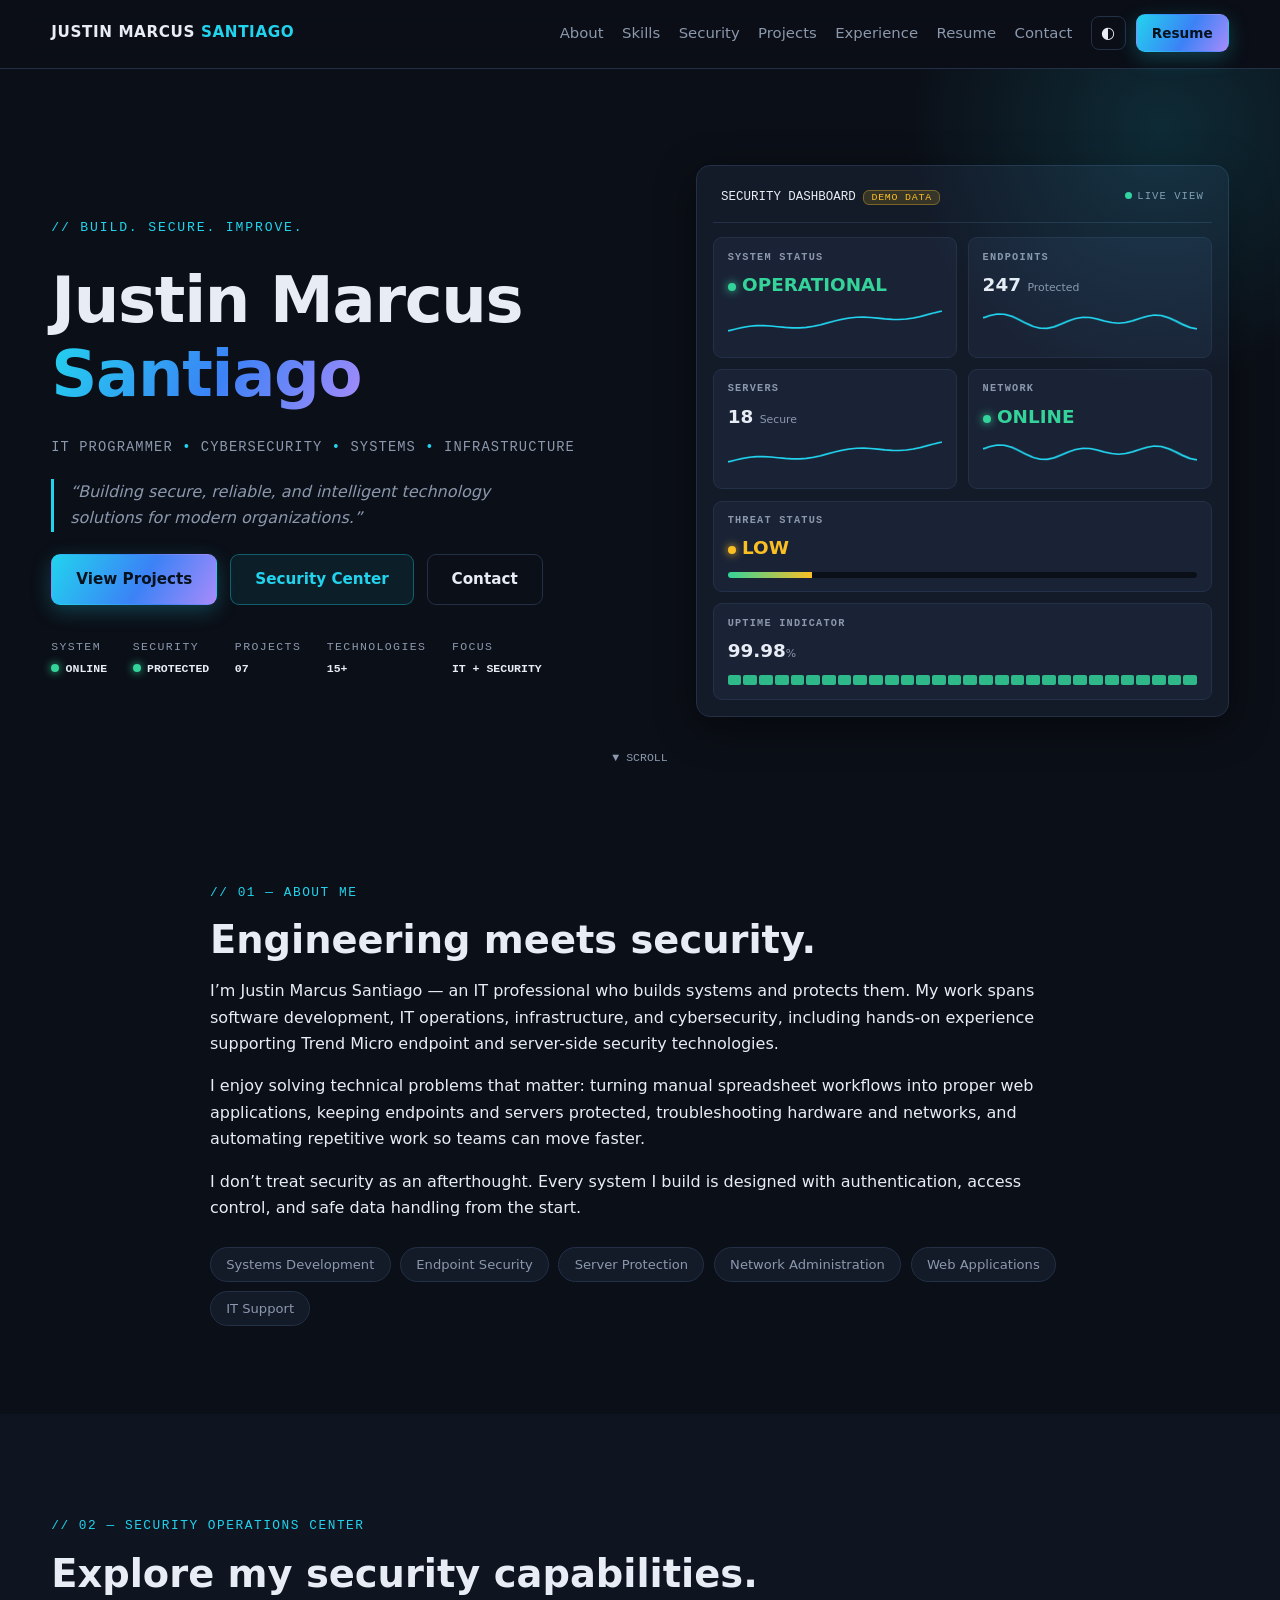
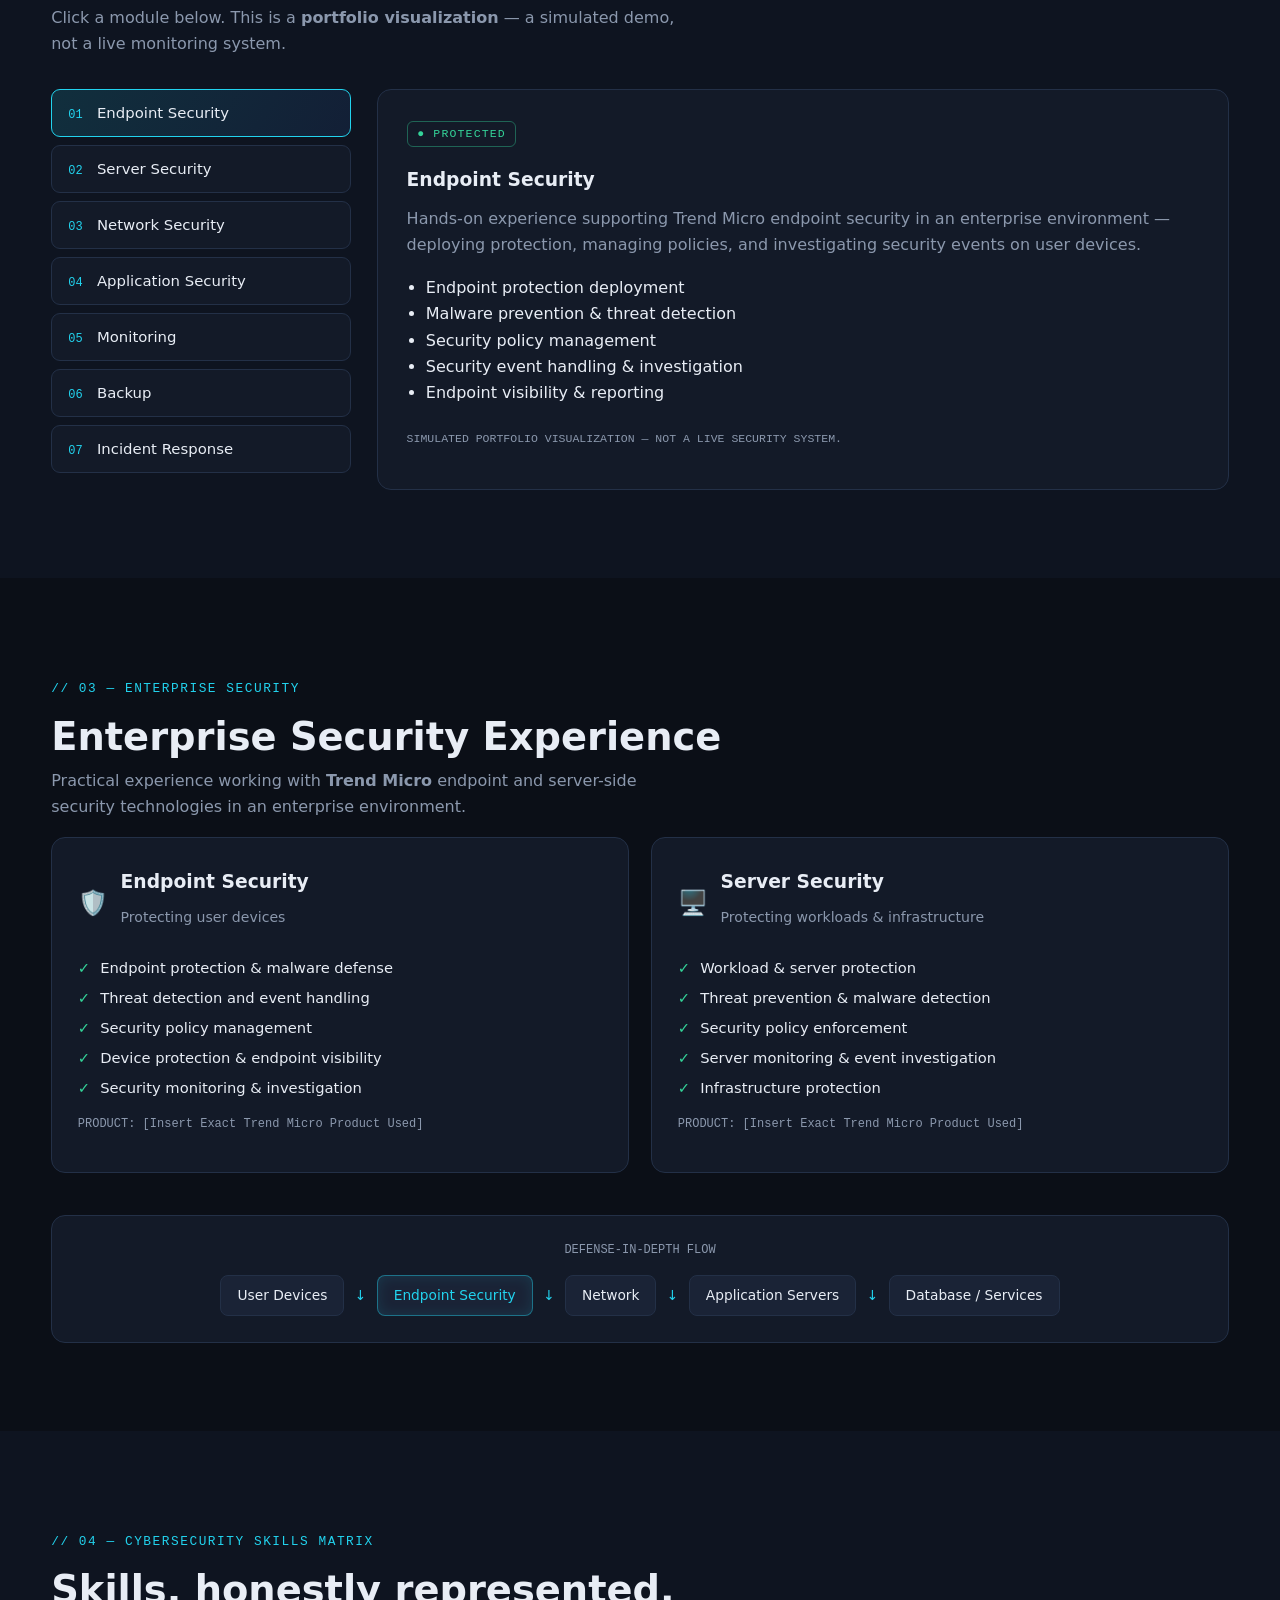
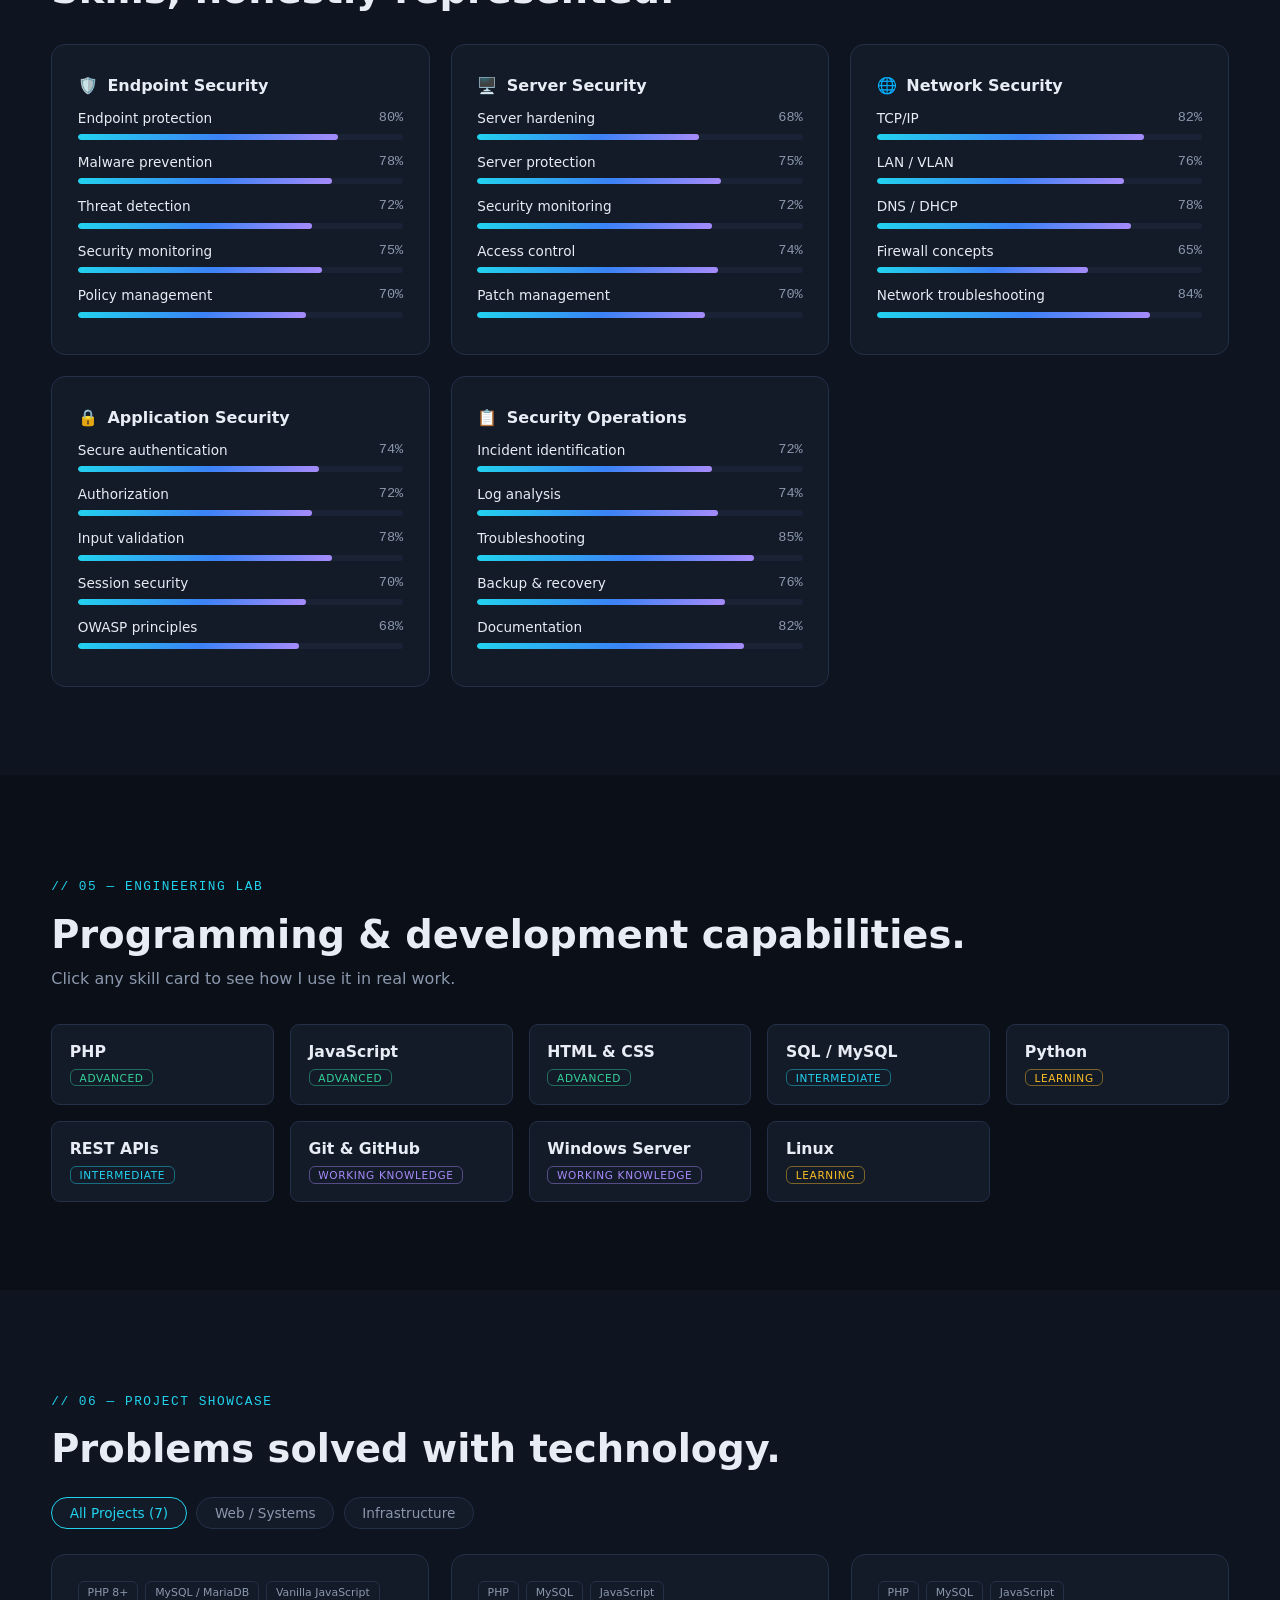
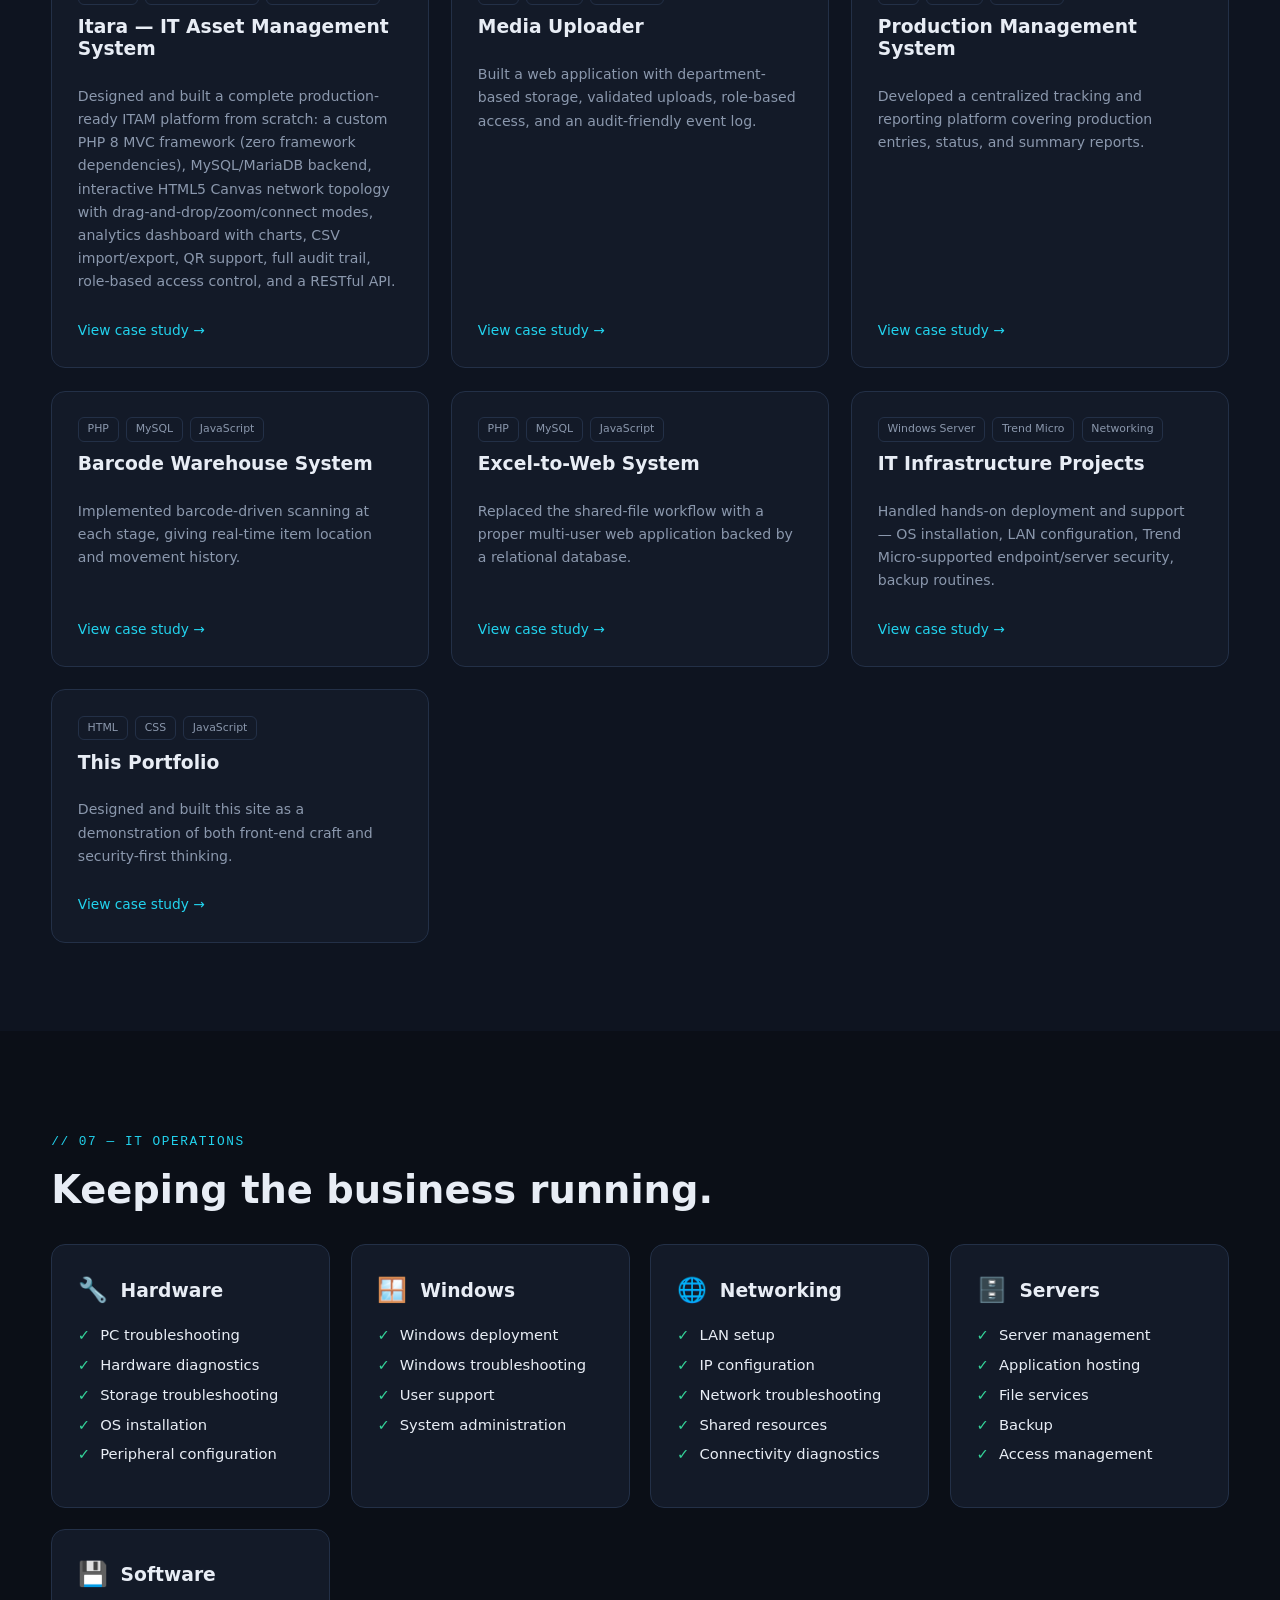
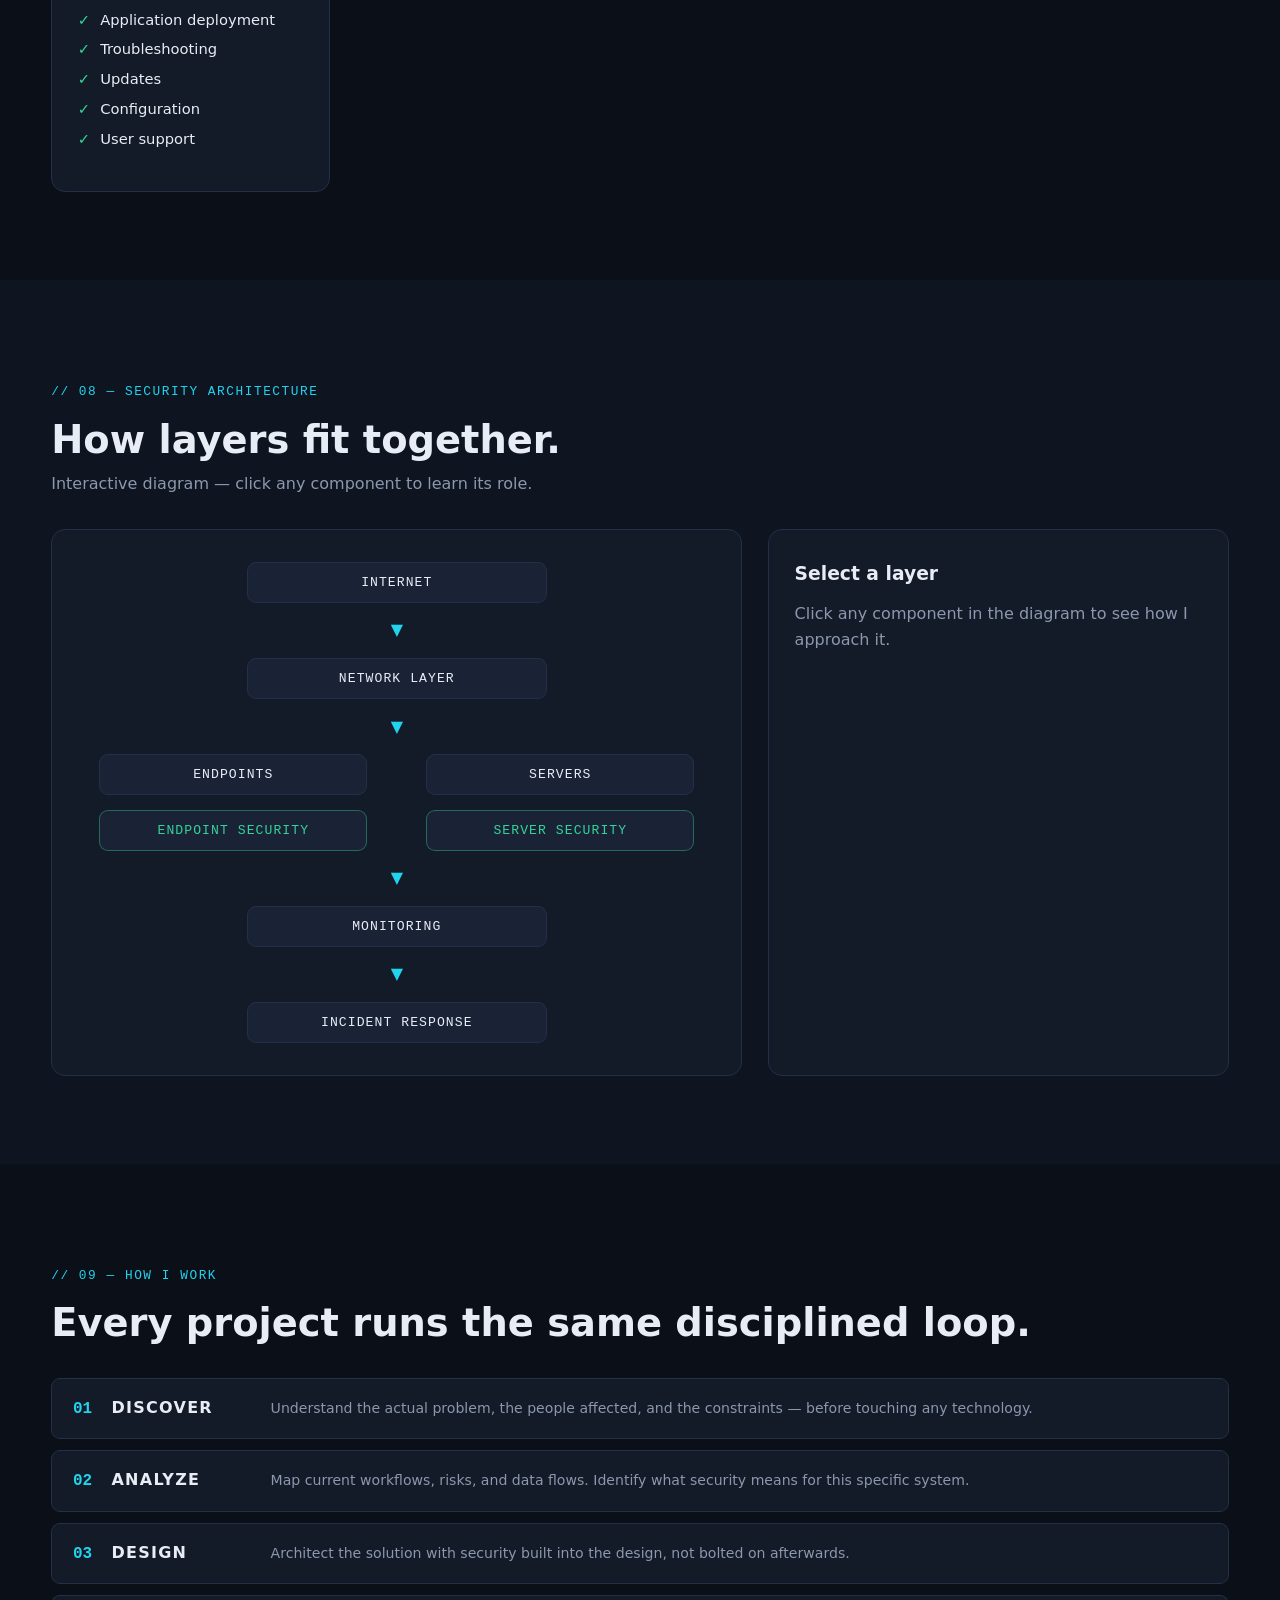
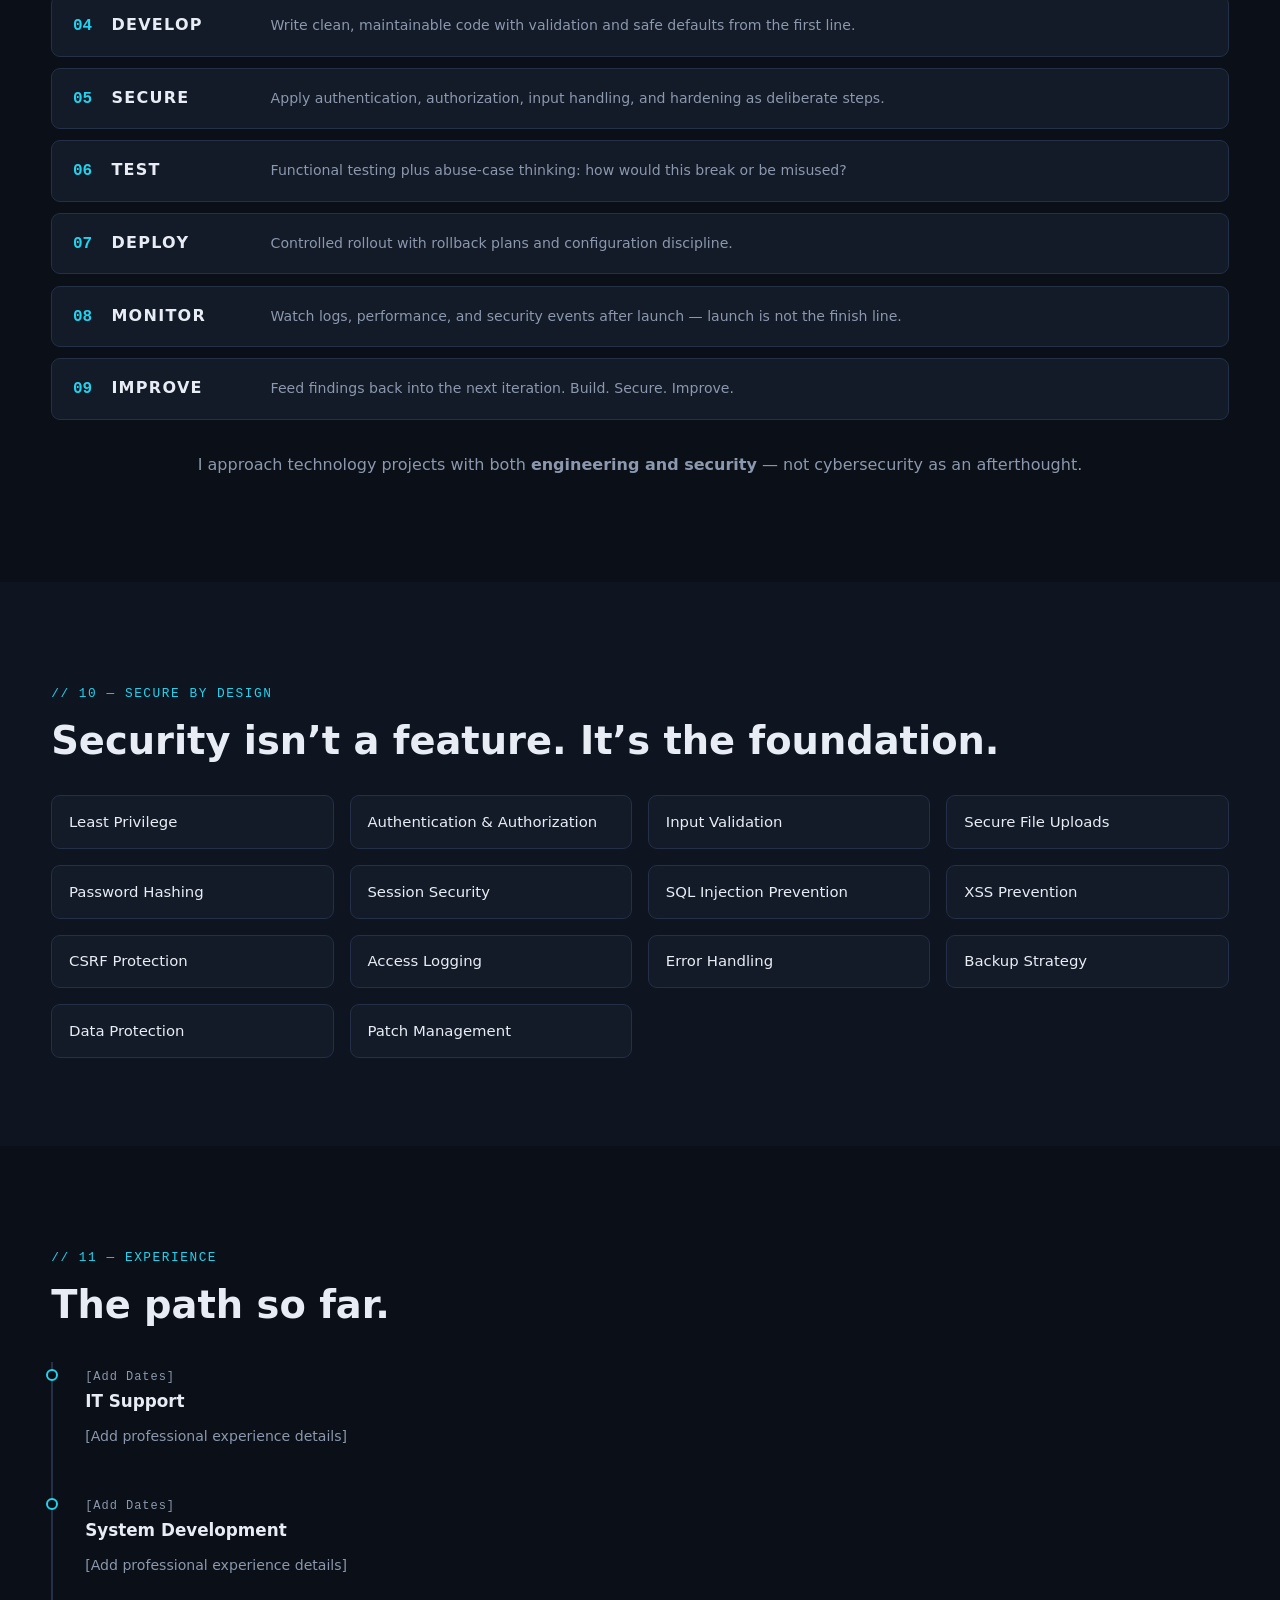
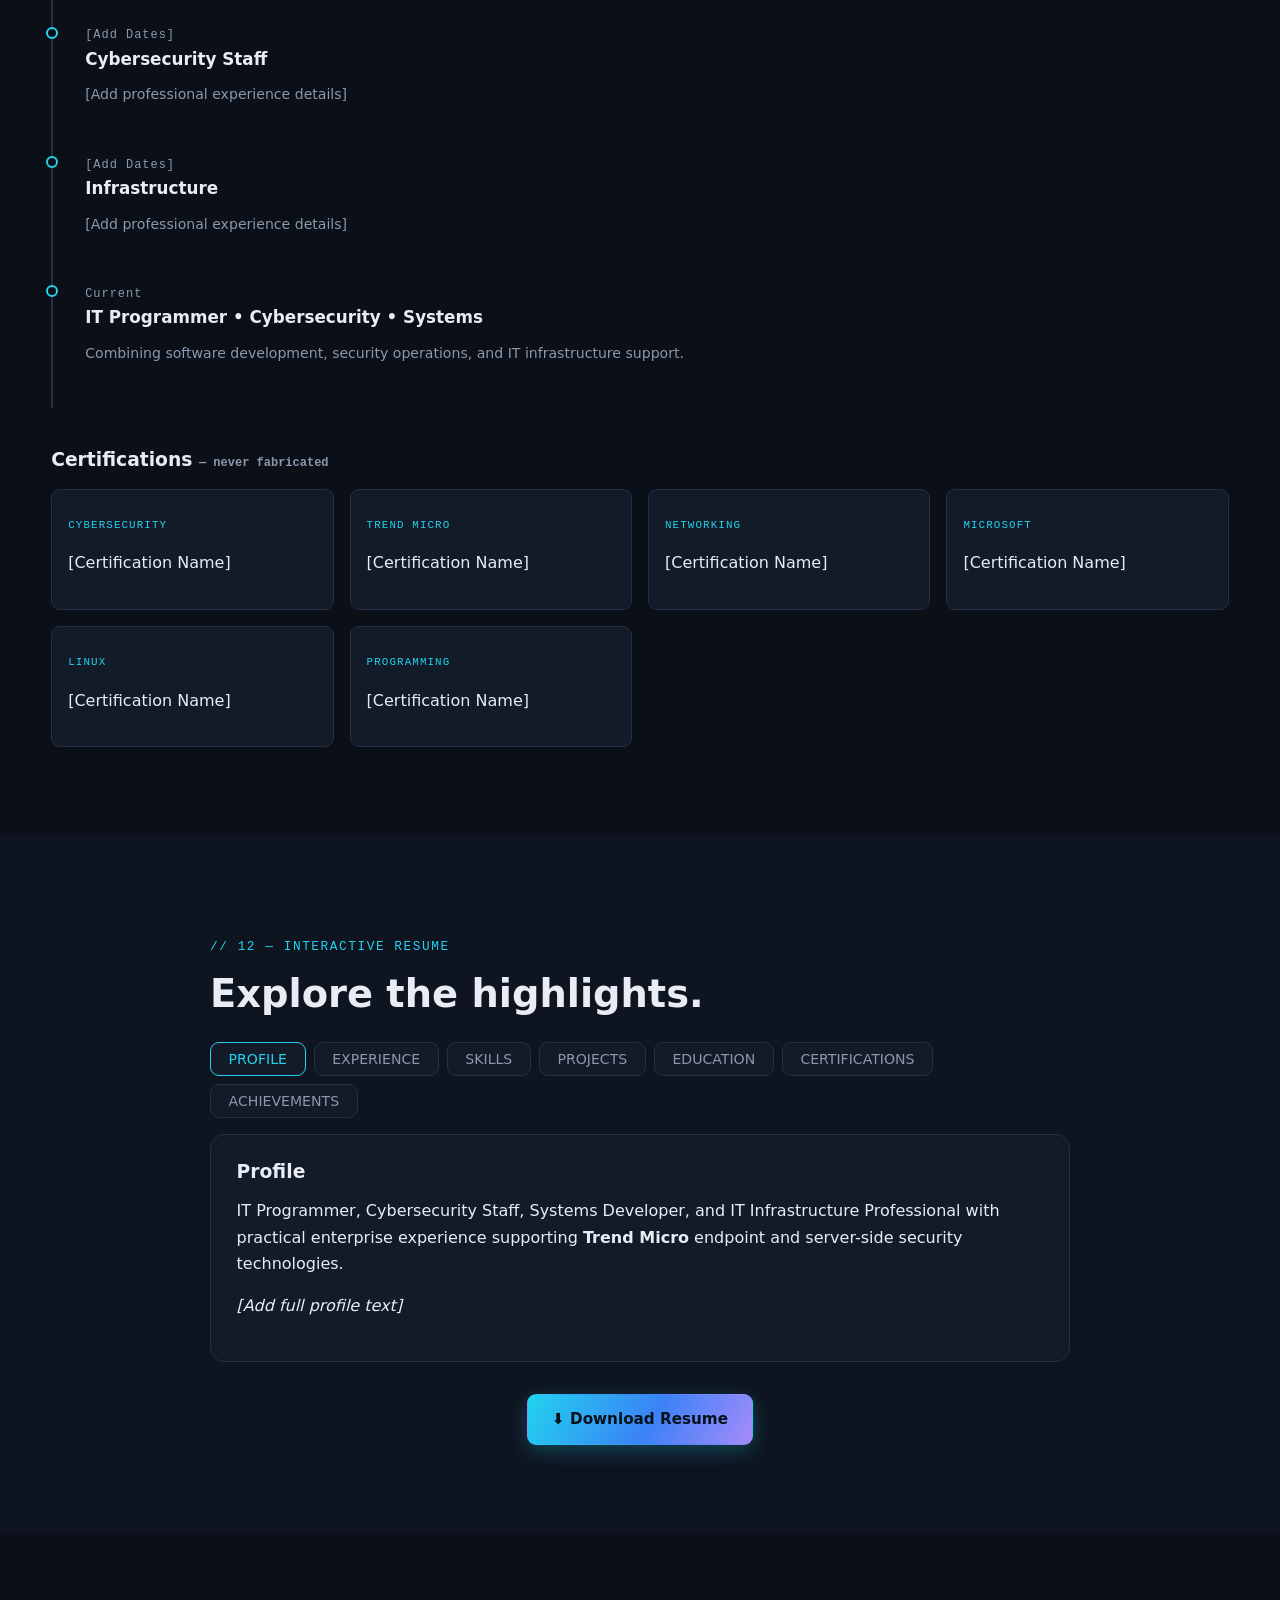
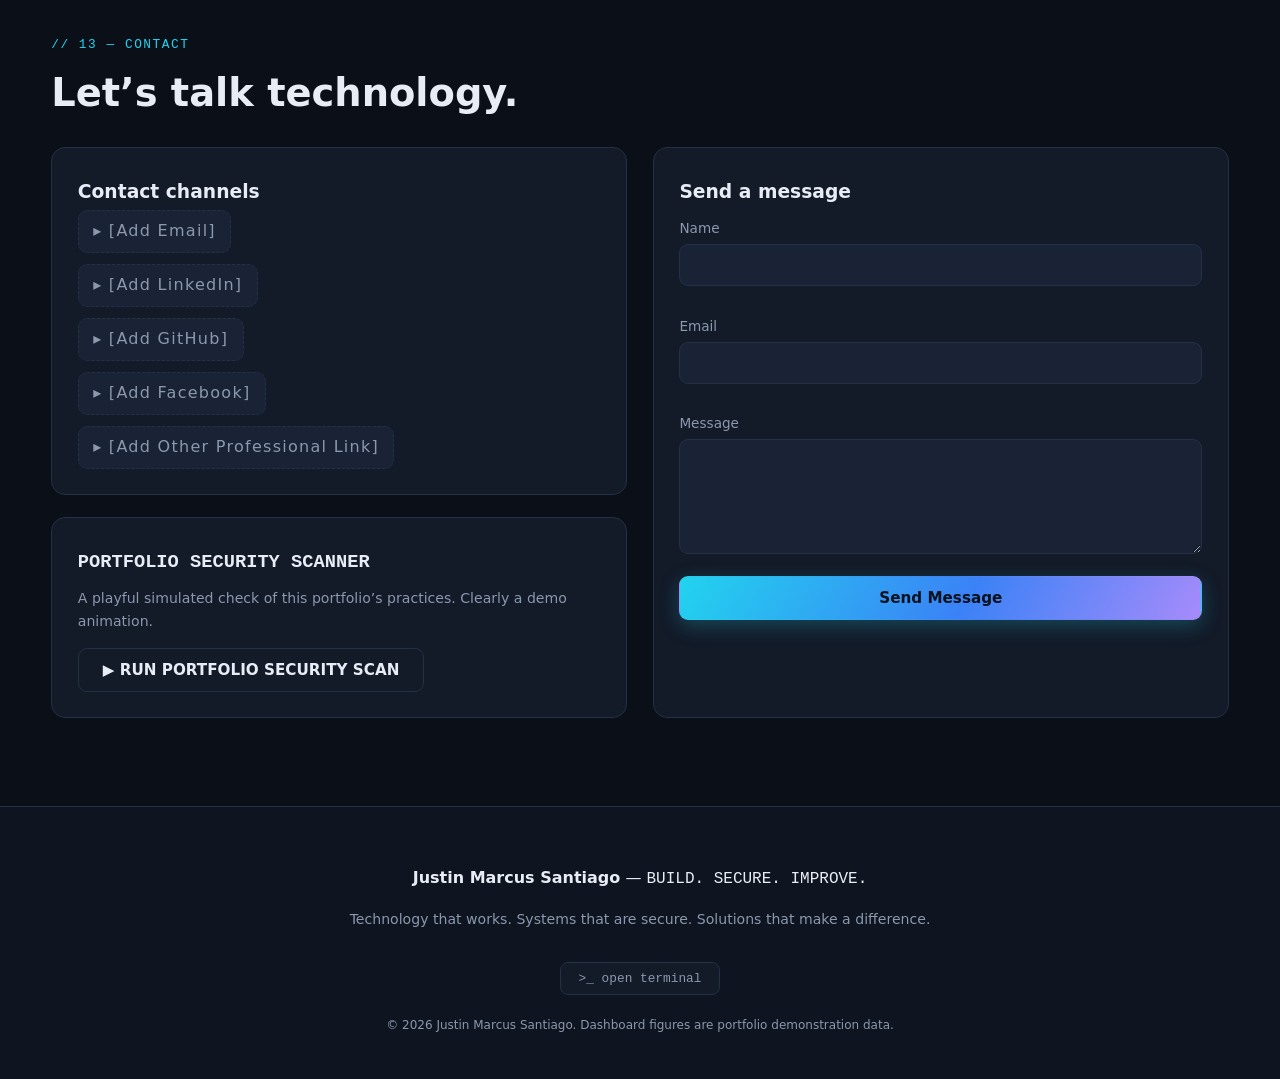
<file: index.html>
<!DOCTYPE html>
<html lang="en" data-theme="dark">
<head>
<meta charset="UTF-8">
<meta name="viewport" content="width=device-width, initial-scale=1.0">
<title>Justin Marcus Santiago | IT Programmer &amp; Cybersecurity Professional</title>
<meta name="description" content="Portfolio of Justin Marcus Santiago — IT Programmer, Cybersecurity Staff, Systems Developer, and IT Infrastructure Professional. Build. Secure. Improve.">
<meta name="author" content="Justin Marcus Santiago">
<meta property="og:type" content="website">
<meta property="og:title" content="Justin Marcus Santiago | IT Programmer &amp; Cybersecurity Professional">
<meta property="og:description" content="Building secure, reliable, and intelligent technology solutions for modern organizations.">
<meta name="twitter:card" content="summary_large_image">
<meta name="twitter:title" content="Justin Marcus Santiago | IT Programmer &amp; Cybersecurity Professional">
<meta name="twitter:description" content="IT Programmer • Cybersecurity • Systems • Infrastructure">
<link rel="icon" href="data:image/svg+xml,%3Csvg xmlns='http://www.w3.org/2000/svg' viewBox='0 0 32 32'%3E%3Crect width='32' height='32' rx='7' fill='%230b0f17'/%3E%3Cpath d='M16 6l8 3v7c0 5-3.5 8.5-8 10-4.5-1.5-8-5-8-10V9z' fill='none' stroke='%2322d3ee' stroke-width='2'/%3E%3C/svg%3E">
<link rel="stylesheet" href="assets/css/style.css">
<script type="application/ld+json">
{"@context":"https://schema.org","@type":"Person","name":"Justin Marcus Santiago","jobTitle":"IT Programmer and Cybersecurity Professional","knowsAbout":["PHP","JavaScript","SQL","Endpoint Security","Server Security","Network Security","Trend Micro"]}
</script>
</head>
<body>
<a class="skip-link" href="#main">Skip to main content</a>

<header class="nav-wrap">
  <nav class="nav container" aria-label="Main navigation">
    <a class="brand" href="#hero">JUSTIN&nbsp;MARCUS&nbsp;<span>SANTIAGO</span></a>
    <button class="nav-toggle" id="navToggle" aria-label="Toggle navigation menu" aria-expanded="false" aria-controls="navLinks">
      <span></span><span></span><span></span>
    </button>
    <ul class="nav-links" id="navLinks">
      <li><a href="#about">About</a></li>
      <li><a href="#skills">Skills</a></li>
      <li><a href="#security">Security</a></li>
      <li><a href="#projects">Projects</a></li>
      <li><a href="#experience">Experience</a></li>
      <li><a href="#resume">Resume</a></li>
      <li><a href="#contact">Contact</a></li>
      <li class="nav-actions">
        <button class="icon-btn" id="themeToggle" aria-label="Switch color theme" title="Toggle theme">◐</button>
        <a class="btn btn-sm btn-primary nav-resume" href="#resume">Resume</a>
      </li>
    </ul>
  </nav>
  <div class="scroll-progress" aria-hidden="true"><span id="scrollProgress"></span></div>
</header>

<main id="main">

<section id="hero" class="hero" aria-label="Introduction">
  <div class="container hero-grid">
    <div class="hero-copy reveal">
      <p class="eyebrow mono">// BUILD. SECURE. IMPROVE.</p>
      <h1>Justin Marcus<br><span class="grad-text">Santiago</span></h1>
      <p class="hero-sub mono">IT PROGRAMMER <span class="dot-sep">•</span> CYBERSECURITY <span class="dot-sep">•</span> SYSTEMS <span class="dot-sep">•</span> INFRASTRUCTURE</p>
      <blockquote class="hero-quote">&ldquo;Building secure, reliable, and intelligent technology solutions for modern organizations.&rdquo;</blockquote>
      <div class="hero-cta">
        <a href="#projects" class="btn btn-primary">View Projects</a>
        <a href="#security" class="btn btn-ghost">Security Center</a>
        <a href="#contact" class="btn btn-outline">Contact</a>
      </div>
      <ul class="hero-stats mono" aria-label="Portfolio statistics (configurable demo data)">
        <li><span class="stat-label">SYSTEM</span><strong><i class="status-dot ok" aria-hidden="true"></i>ONLINE</strong></li>
        <li><span class="stat-label">SECURITY</span><strong><i class="status-dot ok" aria-hidden="true"></i>PROTECTED</strong></li>
        <li><span class="stat-label">PROJECTS</span><strong id="statProjects">—</strong></li>
        <li><span class="stat-label">TECHNOLOGIES</span><strong id="statTech">—</strong></li>
        <li><span class="stat-label">FOCUS</span><strong>IT + SECURITY</strong></li>
      </ul>
    </div>

    <div class="dash reveal" role="img" aria-label="Simulated portfolio security dashboard showing demo status values">
      <div class="dash-head">
        <span class="mono">SECURITY DASHBOARD <small class="demo-tag">DEMO DATA</small></span>
        <span class="mono live-ind"><i class="pulse-dot" aria-hidden="true"></i>LIVE VIEW</span>
      </div>
      <div class="dash-grid">
        <article class="dash-card"><h3 class="mono">SYSTEM STATUS</h3><p class="dash-big ok"><i class="status-dot ok"></i>OPERATIONAL</p><canvas class="spark" data-trend="up" width="120" height="28"></canvas></article>
        <article class="dash-card"><h3 class="mono">ENDPOINTS</h3><p class="dash-big">247 <small>Protected</small></p><canvas class="spark" data-trend="flat" width="120" height="28"></canvas></article>
        <article class="dash-card"><h3 class="mono">SERVERS</h3><p class="dash-big">18 <small>Secure</small></p><canvas class="spark" data-trend="up" width="120" height="28"></canvas></article>
        <article class="dash-card"><h3 class="mono">NETWORK</h3><p class="dash-big ok"><i class="status-dot ok"></i>ONLINE</p><canvas class="spark" data-trend="flat" width="120" height="28"></canvas></article>
        <article class="dash-card wide"><h3 class="mono">THREAT STATUS</h3><p class="dash-big warn"><i class="status-dot warn"></i>LOW</p><div class="meter" aria-hidden="true"><span style="--w:18%"></span></div></article>
        <article class="dash-card wide"><h3 class="mono">UPTIME INDICATOR</h3><p class="dash-big">99.98<small>%</small></p><div class="uptime-bar" aria-hidden="true"></div></article>
      </div>
    </div>
  </div>
  <a class="scroll-hint mono" href="#about" aria-label="Scroll to About section">▼ SCROLL</a>
</section>

<section id="about" class="section" aria-labelledby="aboutH">
  <div class="container narrow">
    <p class="section-kicker mono">// 01 — ABOUT ME</p>
    <h2 id="aboutH" class="reveal">Engineering meets security.</h2>
    <div class="reveal about-body" id="aboutBody"><!-- rendered by JS from config/admin --></div>
    <div class="pill-row reveal" aria-label="Core focus areas">
      <span class="pill">Systems Development</span><span class="pill">Endpoint Security</span><span class="pill">Server Protection</span>
      <span class="pill">Network Administration</span><span class="pill">Web Applications</span><span class="pill">IT Support</span>
    </div>
  </div>
</section>


<section id="security" class="section alt-bg" aria-labelledby="socH">
  <div class="container">
    <p class="section-kicker mono">// 02 — SECURITY OPERATIONS CENTER</p>
    <h2 id="socH" class="reveal">Explore my security capabilities.</h2>
    <p class="section-sub reveal">Click a module below. This is a <strong>portfolio visualization</strong> — a simulated demo, not a live monitoring system.</p>
    <div class="soc-layout reveal">
      <div class="soc-list" role="tablist" aria-label="Security modules">
        <button class="soc-item active" role="tab" aria-selected="true" data-module="endpoint"><span class="mono">01</span> Endpoint Security</button>
        <button class="soc-item" role="tab" aria-selected="false" data-module="server"><span class="mono">02</span> Server Security</button>
        <button class="soc-item" role="tab" aria-selected="false" data-module="network"><span class="mono">03</span> Network Security</button>
        <button class="soc-item" role="tab" aria-selected="false" data-module="appsec"><span class="mono">04</span> Application Security</button>
        <button class="soc-item" role="tab" aria-selected="false" data-module="monitoring"><span class="mono">05</span> Monitoring</button>
        <button class="soc-item" role="tab" aria-selected="false" data-module="backup"><span class="mono">06</span> Backup</button>
        <button class="soc-item" role="tab" aria-selected="false" data-module="ir"><span class="mono">07</span> Incident Response</button>
      </div>
      <div class="soc-panel" id="socPanel" role="tabpanel" aria-live="polite"><!-- JS --></div>
    </div>
  </div>
</section>

<section id="trendmicro" class="section" aria-labelledby="tmH">
  <div class="container">
    <p class="section-kicker mono">// 03 — ENTERPRISE SECURITY</p>
    <h2 id="tmH" class="reveal">Enterprise Security Experience</h2>
    <p class="section-sub reveal">Practical experience working with <strong>Trend Micro</strong> endpoint and server-side security technologies in an enterprise environment.</p>
    <div class="tm-grid reveal">
      <article class="card tm-card">
        <header><span class="card-icon">🛡️</span><div><h3>Endpoint Security</h3><p class="muted small">Protecting user devices</p></div></header>
        <ul class="check-list">
          <li>Endpoint protection &amp; malware defense</li>
          <li>Threat detection and event handling</li>
          <li>Security policy management</li>
          <li>Device protection &amp; endpoint visibility</li>
          <li>Security monitoring &amp; investigation</li>
        </ul>
        <p class="tiny mono muted">PRODUCT: [Insert Exact Trend Micro Product Used]</p>
      </article>
      <article class="card tm-card">
        <header><span class="card-icon">🖥️</span><div><h3>Server Security</h3><p class="muted small">Protecting workloads &amp; infrastructure</p></div></header>
        <ul class="check-list">
          <li>Workload &amp; server protection</li>
          <li>Threat prevention &amp; malware detection</li>
          <li>Security policy enforcement</li>
          <li>Server monitoring &amp; event investigation</li>
          <li>Infrastructure protection</li>
        </ul>
        <p class="tiny mono muted">PRODUCT: [Insert Exact Trend Micro Product Used]</p>
      </article>
    </div>
    <figure class="flow-diagram reveal" aria-label="Layered security flow diagram">
      <figcaption class="mono tiny muted">DEFENSE-IN-DEPTH FLOW</figcaption>
      <ol class="flow-chain">
        <li>User Devices</li><li aria-hidden="true" class="arrow">↓</li>
        <li class="accent">Endpoint Security</li><li aria-hidden="true" class="arrow">↓</li>
        <li>Network</li><li aria-hidden="true" class="arrow">↓</li>
        <li>Application Servers</li><li aria-hidden="true" class="arrow">↓</li>
        <li>Database / Services</li>
      </ol>
    </figure>
  </div>
</section>

<section id="skills" class="section alt-bg" aria-labelledby="skillsH">
  <div class="container">
    <p class="section-kicker mono">// 04 — CYBERSECURITY SKILLS MATRIX</p>
    <h2 id="skillsH" class="reveal">Skills, honestly represented.</h2>
    <div class="matrix-grid reveal" id="skillsMatrix"><!-- JS --></div>
  </div>
</section>

<section id="lab" class="section" aria-labelledby="labH">
  <div class="container">
    <p class="section-kicker mono">// 05 — ENGINEERING LAB</p>
    <h2 id="labH" class="reveal">Programming &amp; development capabilities.</h2>
    <p class="section-sub reveal">Click any skill card to see how I use it in real work.</p>
    <div class="lab-grid reveal" id="labGrid"><!-- JS --></div>
  </div>
</section>

<section id="projects" class="section alt-bg" aria-labelledby="projH">
  <div class="container">
    <p class="section-kicker mono">// 06 — PROJECT SHOWCASE</p>
    <h2 id="projH" class="reveal">Problems solved with technology.</h2>
    <div class="filter-row reveal" role="group" aria-label="Filter projects by category" id="projectFilters"><!-- JS --></div>
    <div class="proj-grid reveal" id="projGrid"><!-- JS --></div>
  </div>
</section>

<section id="ops" class="section" aria-labelledby="opsH">
  <div class="container">
    <p class="section-kicker mono">// 07 — IT OPERATIONS</p>
    <h2 id="opsH" class="reveal">Keeping the business running.</h2>
    <div class="ops-grid reveal" id="opsGrid"><!-- JS --></div>
  </div>
</section>

<section id="architecture" class="section alt-bg" aria-labelledby="archH">
  <div class="container">
    <p class="section-kicker mono">// 08 — SECURITY ARCHITECTURE</p>
    <h2 id="archH" class="reveal">How layers fit together.</h2>
    <p class="section-sub reveal">Interactive diagram — click any component to learn its role.</p>
    <div class="arch-wrap reveal">
      <div class="arch-diagram" id="archDiagram"><!-- JS --></div>
      <aside class="arch-info card" id="archInfo" aria-live="polite"><h3>Select a layer</h3><p class="muted">Click any component in the diagram to see how I approach it.</p></aside>
    </div>
  </div>
</section>

<section id="workflow" class="section" aria-labelledby="wfH">
  <div class="container">
    <p class="section-kicker mono">// 09 — HOW I WORK</p>
    <h2 id="wfH" class="reveal">Every project runs the same disciplined loop.</h2>
    <ol class="workflow reveal" id="workflowList"><!-- JS --></ol>
    <p class="reveal wf-note">I approach technology projects with both <strong>engineering and security</strong> — not cybersecurity as an afterthought.</p>
  </div>
</section>

<section id="securedev" class="section alt-bg" aria-labelledby="sbdH">
  <div class="container">
    <p class="section-kicker mono">// 10 — SECURE BY DESIGN</p>
    <h2 id="sbdH" class="reveal">Security isn&rsquo;t a feature. It&rsquo;s the foundation.</h2>
    <div class="sbd-grid reveal" id="sbdGrid"><!-- JS --></div>
  </div>
</section>

<section id="experience" class="section" aria-labelledby="expH">
  <div class="container">
    <p class="section-kicker mono">// 11 — EXPERIENCE</p>
    <h2 id="expH" class="reveal">The path so far.</h2>
    <div class="timeline reveal" id="timeline"><!-- JS --></div>
    <div class="cert-block reveal">
      <h3>Certifications <span class="tiny mono muted">— never fabricated</span></h3>
      <div class="cert-grid" id="certGrid"><!-- JS --></div>
    </div>
  </div>
</section>

<section id="resume" class="section alt-bg" aria-labelledby="resH">
  <div class="container narrow">
    <p class="section-kicker mono">// 12 — INTERACTIVE RESUME</p>
    <h2 id="resH" class="reveal">Explore the highlights.</h2>
    <div class="resume-tabs reveal" role="tablist" aria-label="Resume sections" id="resumeTabs"><!-- JS --></div>
    <div class="resume-panel card reveal" id="resumePanel" role="tabpanel" aria-live="polite"><!-- JS --></div>
    <div class="center reveal"><a class="btn btn-primary" href="#" id="resumeDownload" download>⬇ Download Resume</a></div>
  </div>
</section>

<section id="contact" class="section" aria-labelledby="contactH">
  <div class="container">
    <p class="section-kicker mono">// 13 — CONTACT</p>
    <h2 id="contactH" class="reveal">Let&rsquo;s talk technology.</h2>
    <div class="contact-grid">
      <div class="reveal">
        <div class="card contact-card" id="contactLinks"><!-- JS --></div>
        <div class="scanner card">
          <h3 class="mono">PORTFOLIO SECURITY SCANNER</h3>
          <p class="muted small">A playful simulated check of this portfolio&rsquo;s practices. Clearly a demo animation.</p>
          <button class="btn btn-outline" id="scanBtn">▶ RUN PORTFOLIO SECURITY SCAN</button>
          <pre class="scan-out mono" id="scanOut" hidden aria-live="polite"></pre>
        </div>
      </div>
      <form class="card contact-form reveal" id="contactForm" novalidate>
        <h3>Send a message</h3>
        <input type="text" name="website" id="hpField" class="hp" tabindex="-1" autocomplete="off" aria-hidden="true">
        <label for="cfName">Name</label>
        <input type="text" id="cfName" name="name" required maxlength="100" autocomplete="name">
        <span class="field-err" id="errName" role="alert"></span>
        <label for="cfEmail">Email</label>
        <input type="email" id="cfEmail" name="email" required maxlength="200" autocomplete="email">
        <span class="field-err" id="errEmail" role="alert"></span>
        <label for="cfMsg">Message</label>
        <textarea id="cfMsg" name="message" rows="5" required maxlength="5000"></textarea>
        <span class="field-err" id="errMsg" role="alert"></span>
        <input type="hidden" name="csrf_token" id="csrfToken" value="">
        <button type="submit" class="btn btn-primary btn-full" id="cfSubmit">Send Message</button>
        <p class="form-status mono" id="formStatus" role="status"></p>
      </form>
    </div>
  </div>
</section>
</main>

<footer class="footer">
  <div class="container footer-inner">
    <p><strong>Justin Marcus Santiago</strong> — <span class="mono">BUILD. SECURE. IMPROVE.</span></p>
    <p class="muted small">Technology that works. Systems that are secure. Solutions that make a difference.</p>
    <button class="term-btn mono" id="termBtn" aria-haspopup="dialog">>_ open terminal</button>
    <p class="tiny muted">© <span id="year"></span> Justin Marcus Santiago. Dashboard figures are portfolio demonstration data.</p>
  </div>
</footer>

<div class="terminal-overlay" id="terminalOverlay" role="dialog" aria-modal="true" aria-label="Portfolio terminal" hidden>
  <div class="terminal mono">
    <div class="term-head"><span>portfolio-terminal v1.0 — type 'help'</span><button class="term-close" id="termClose" aria-label="Close terminal">✕</button></div>
    <div class="term-body" id="termBody" aria-live="polite"></div>
    <form class="term-input-row" id="termForm">
      <span aria-hidden="true">$</span>
      <input id="termInput" autocomplete="off" spellcheck="false" aria-label="Terminal command input">
    </form>
  </div>
</div>

<div class="modal-overlay" id="modalOverlay" role="dialog" aria-modal="true" aria-labelledby="modalTitle" hidden>
  <div class="modal card">
    <button class="modal-close icon-btn" id="modalClose" aria-label="Close dialog">✕</button>
    <div id="modalContent"></div>
  </div>
</div>

<script src="api/content.php"></script>
<script src="assets/js/config.js"></script>

<script src="assets/js/data.js"></script>
<script src="assets/js/data2.js"></script>
<script src="assets/js/main.js" defer></script>
<script src="assets/js/app.js" defer></script>
<script src="assets/js/interactions.js" defer></script>
</body>
</html>
</file>
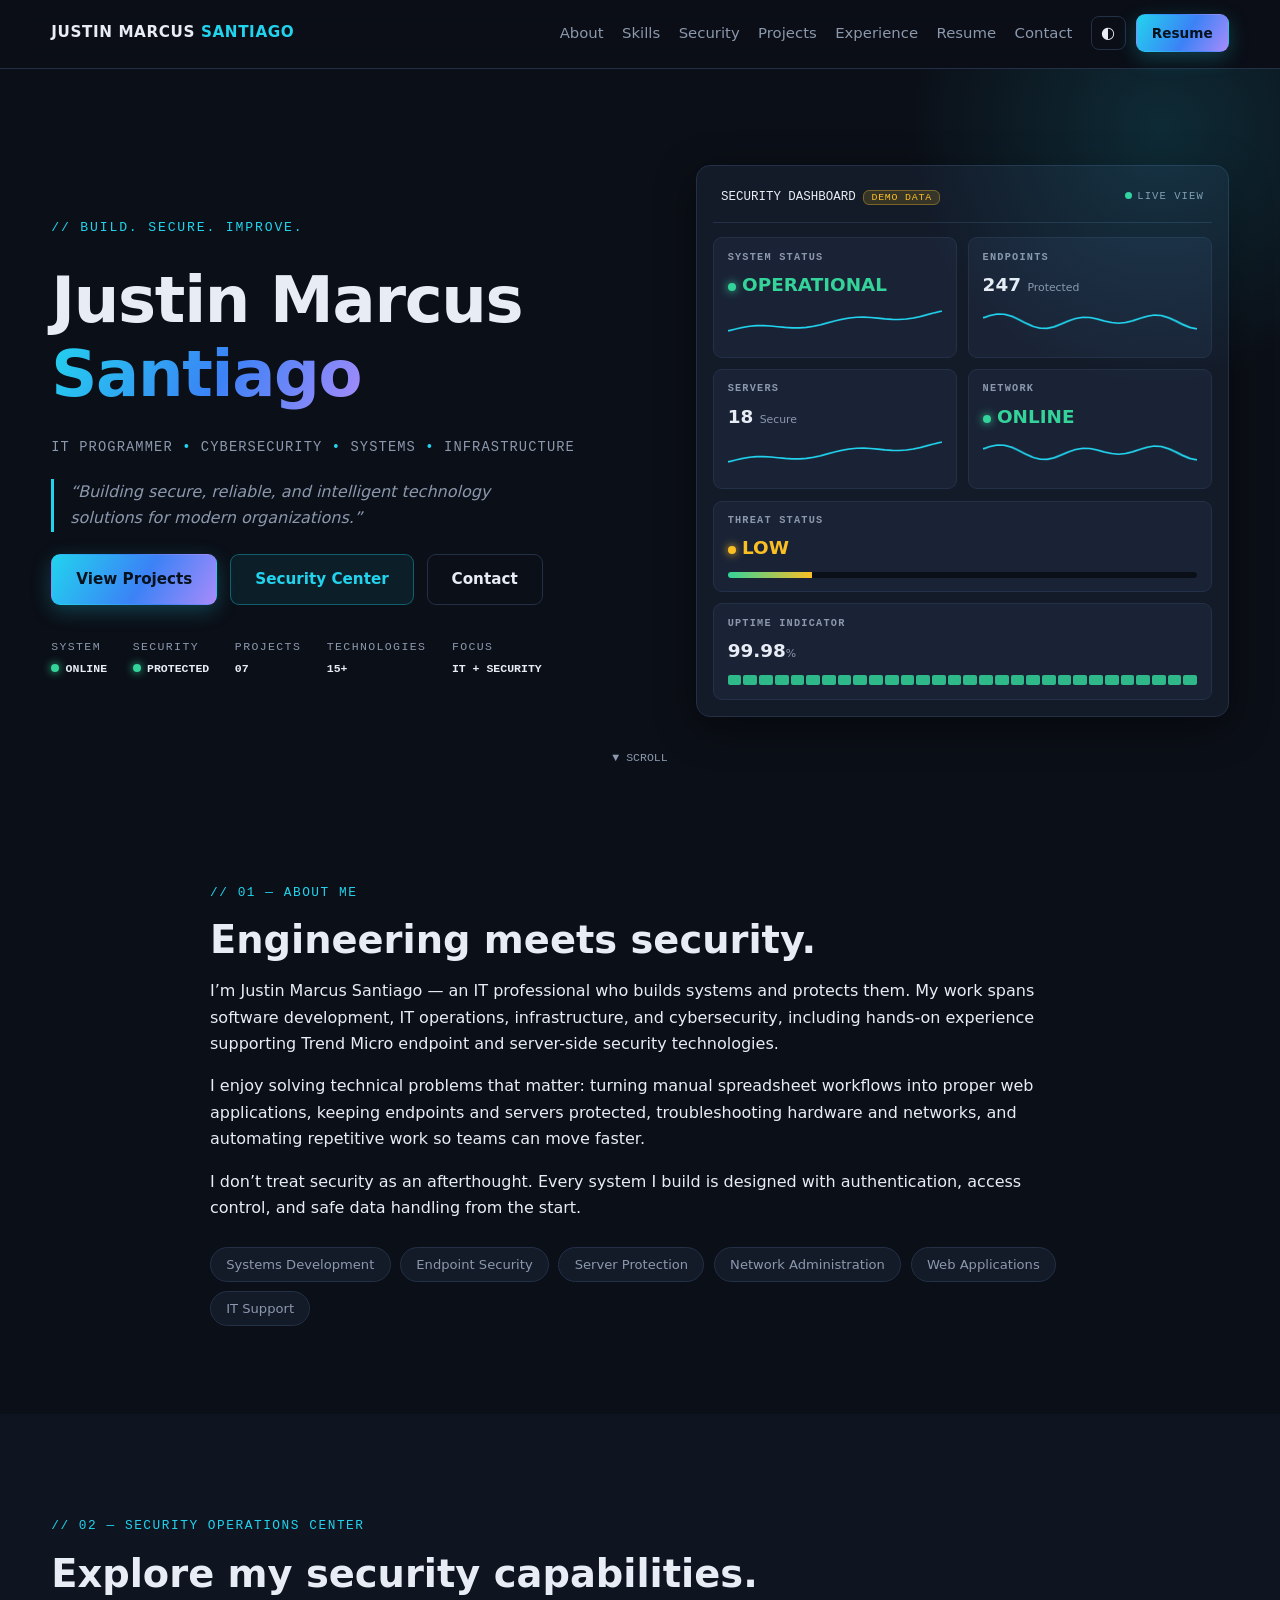
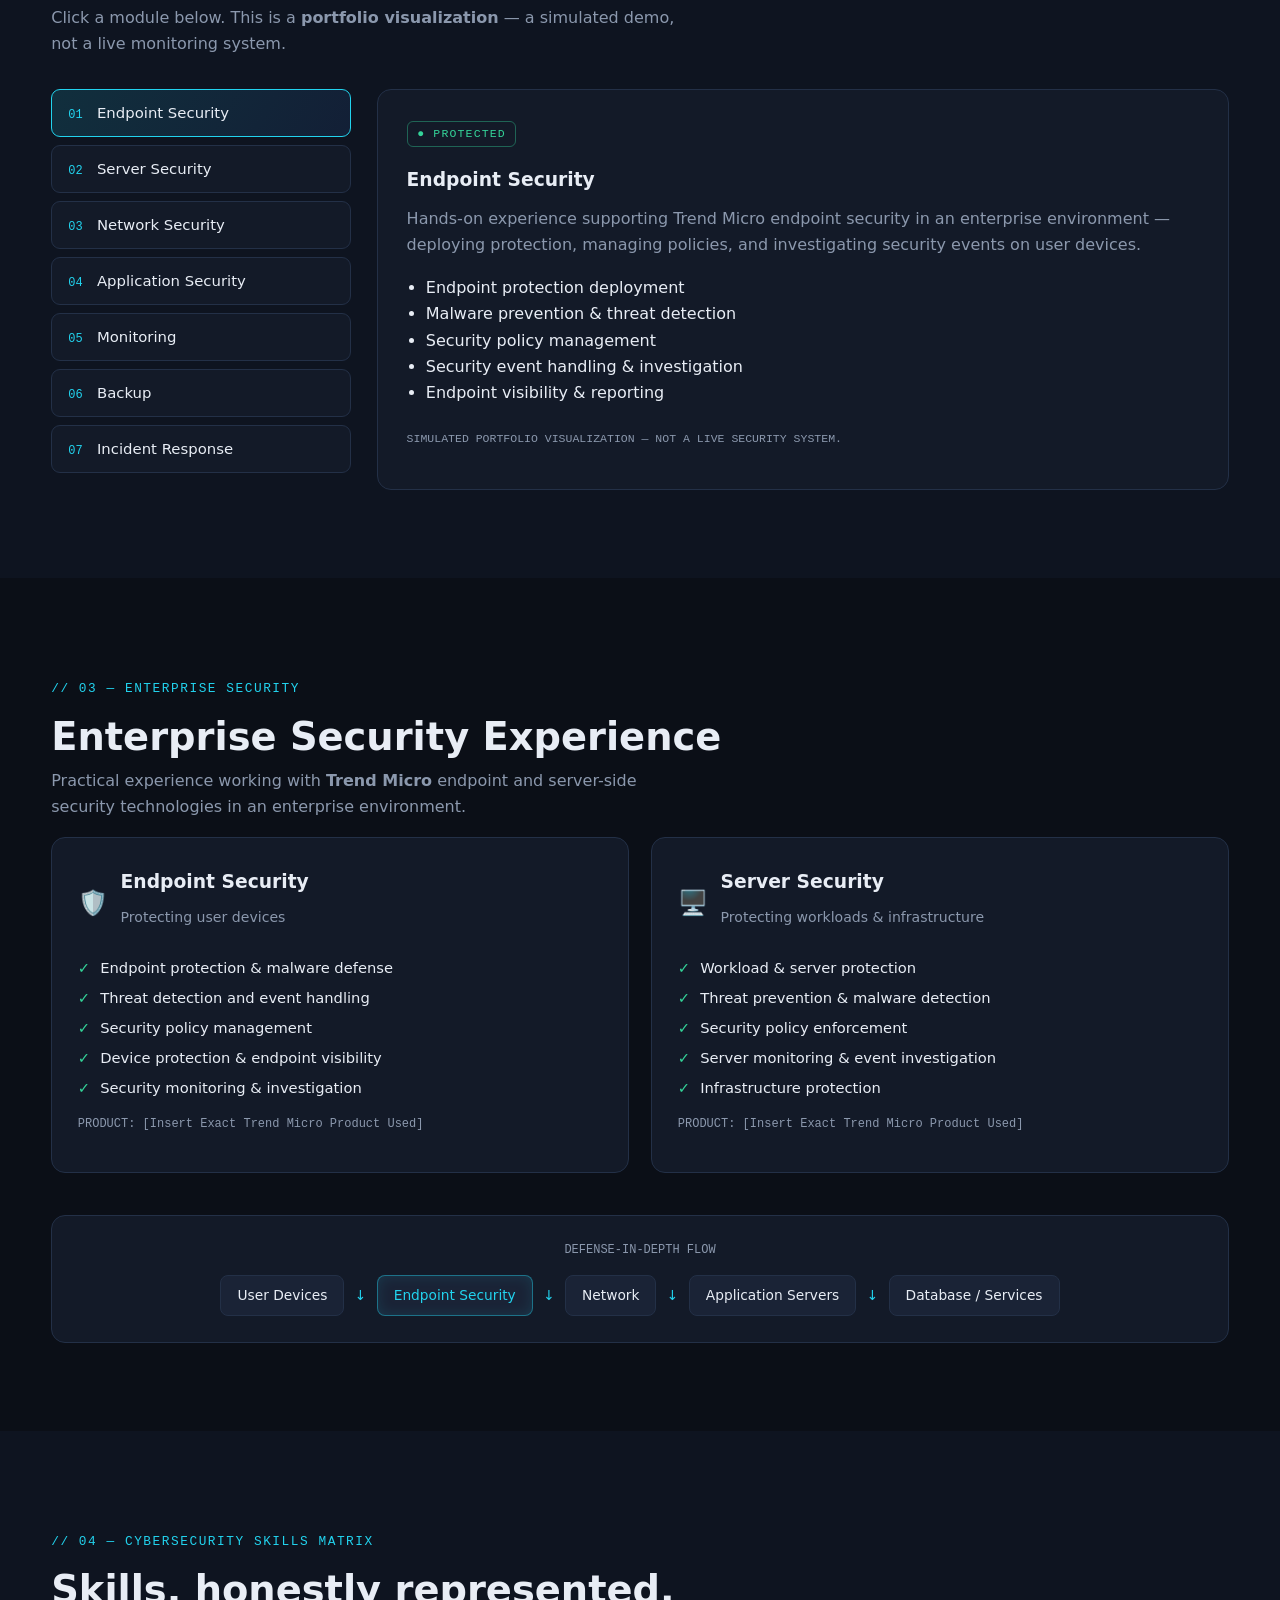
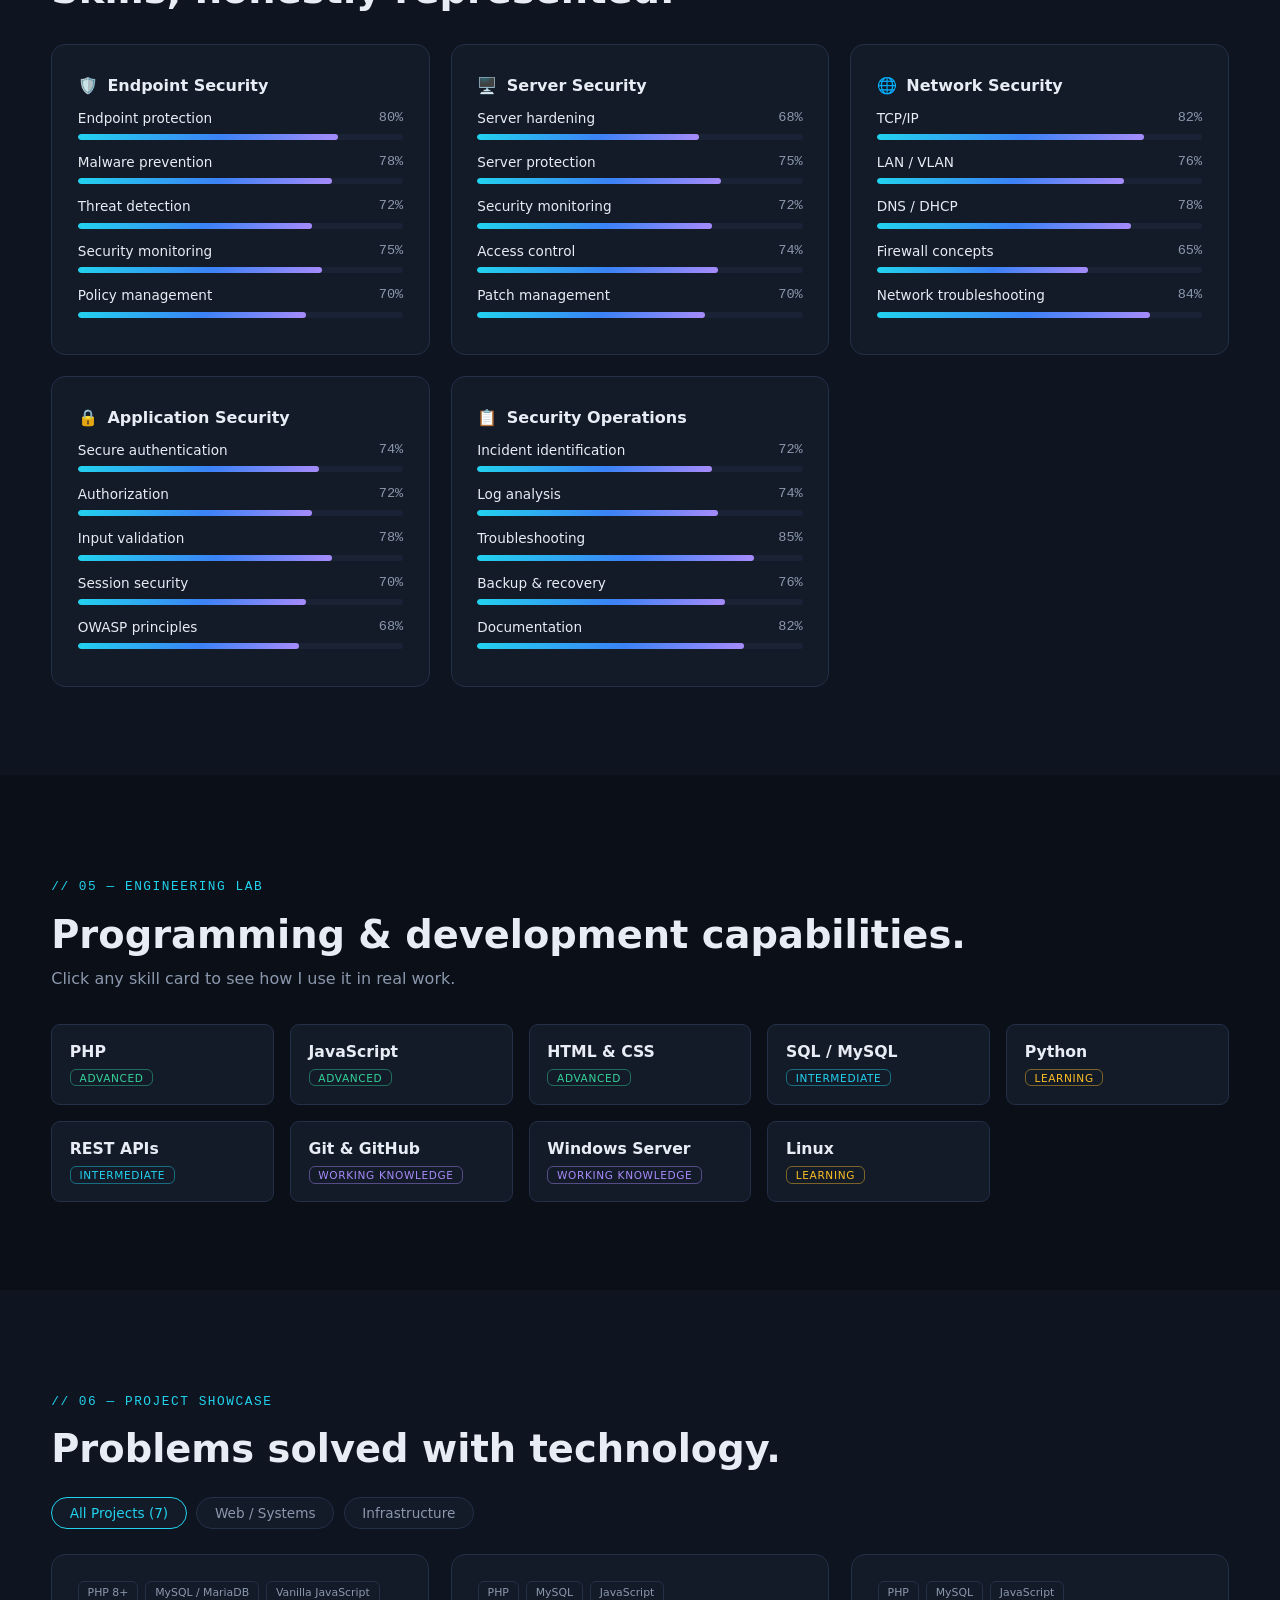
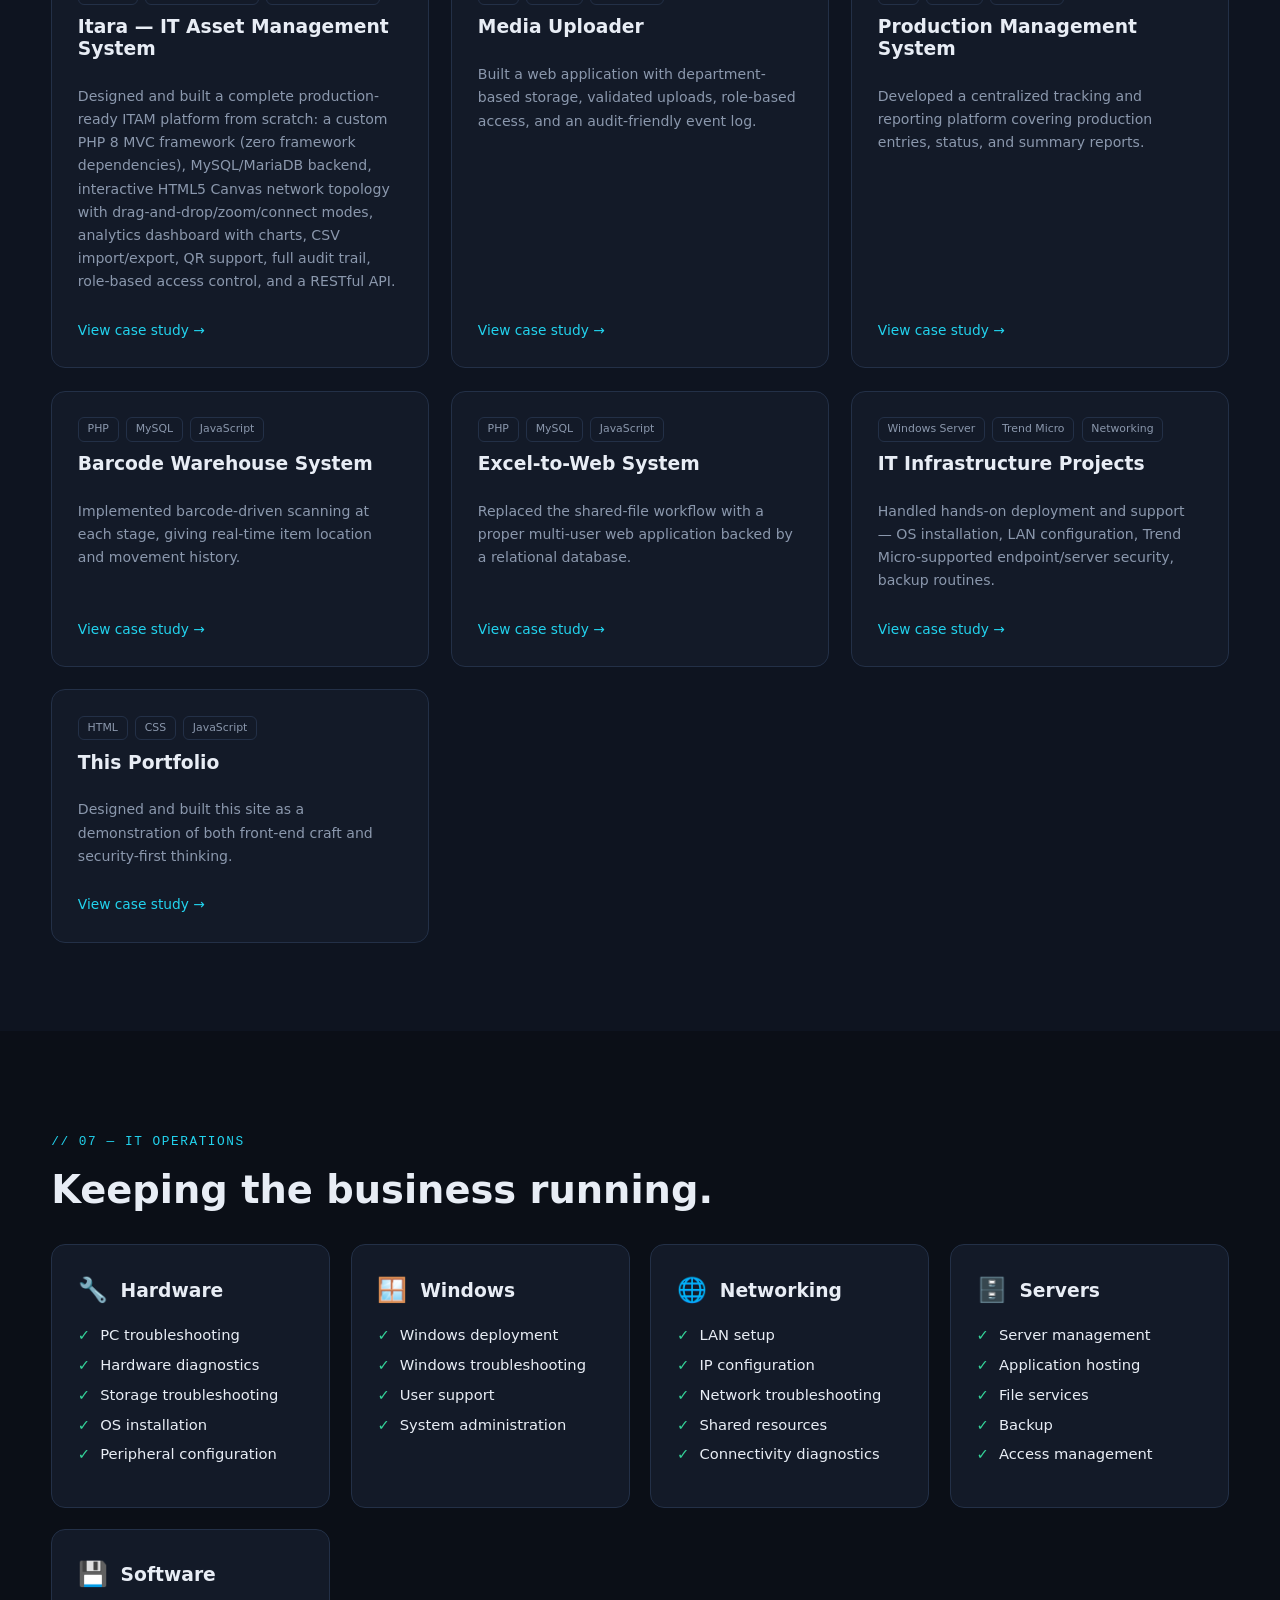
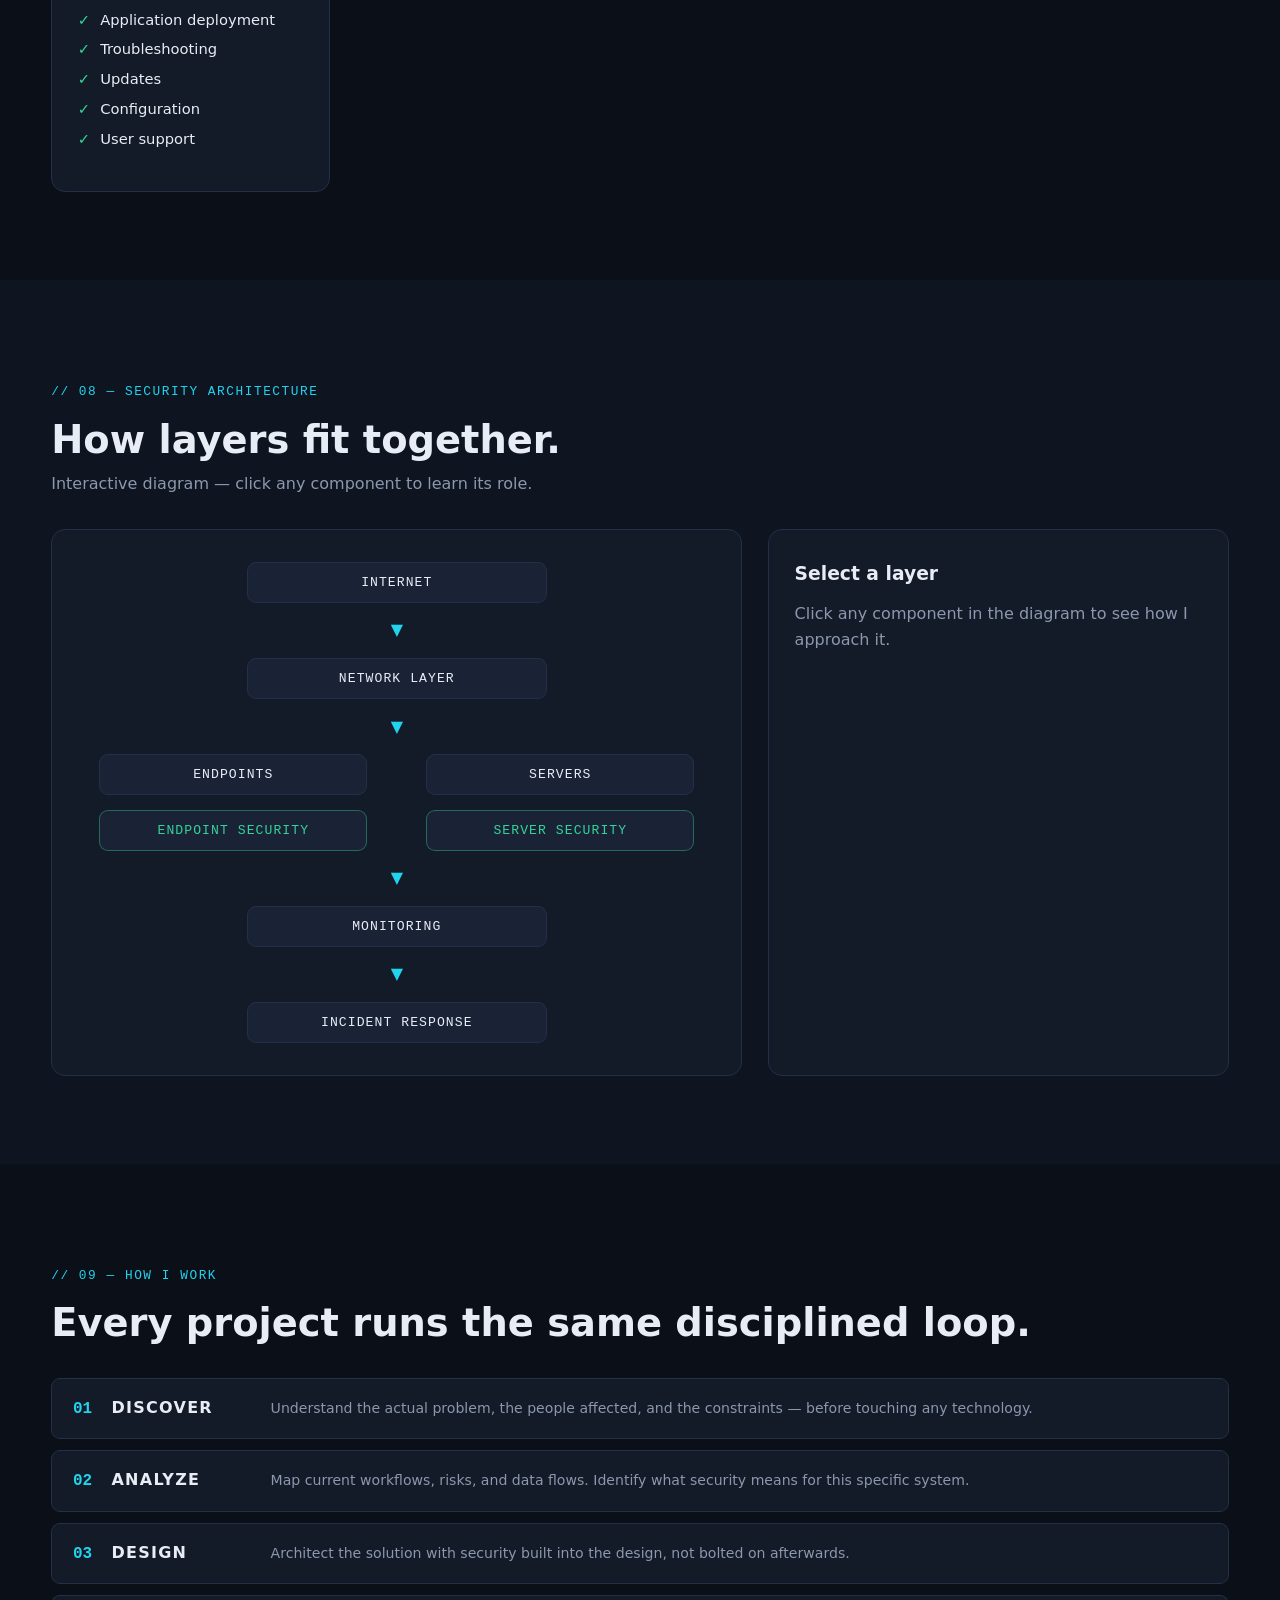
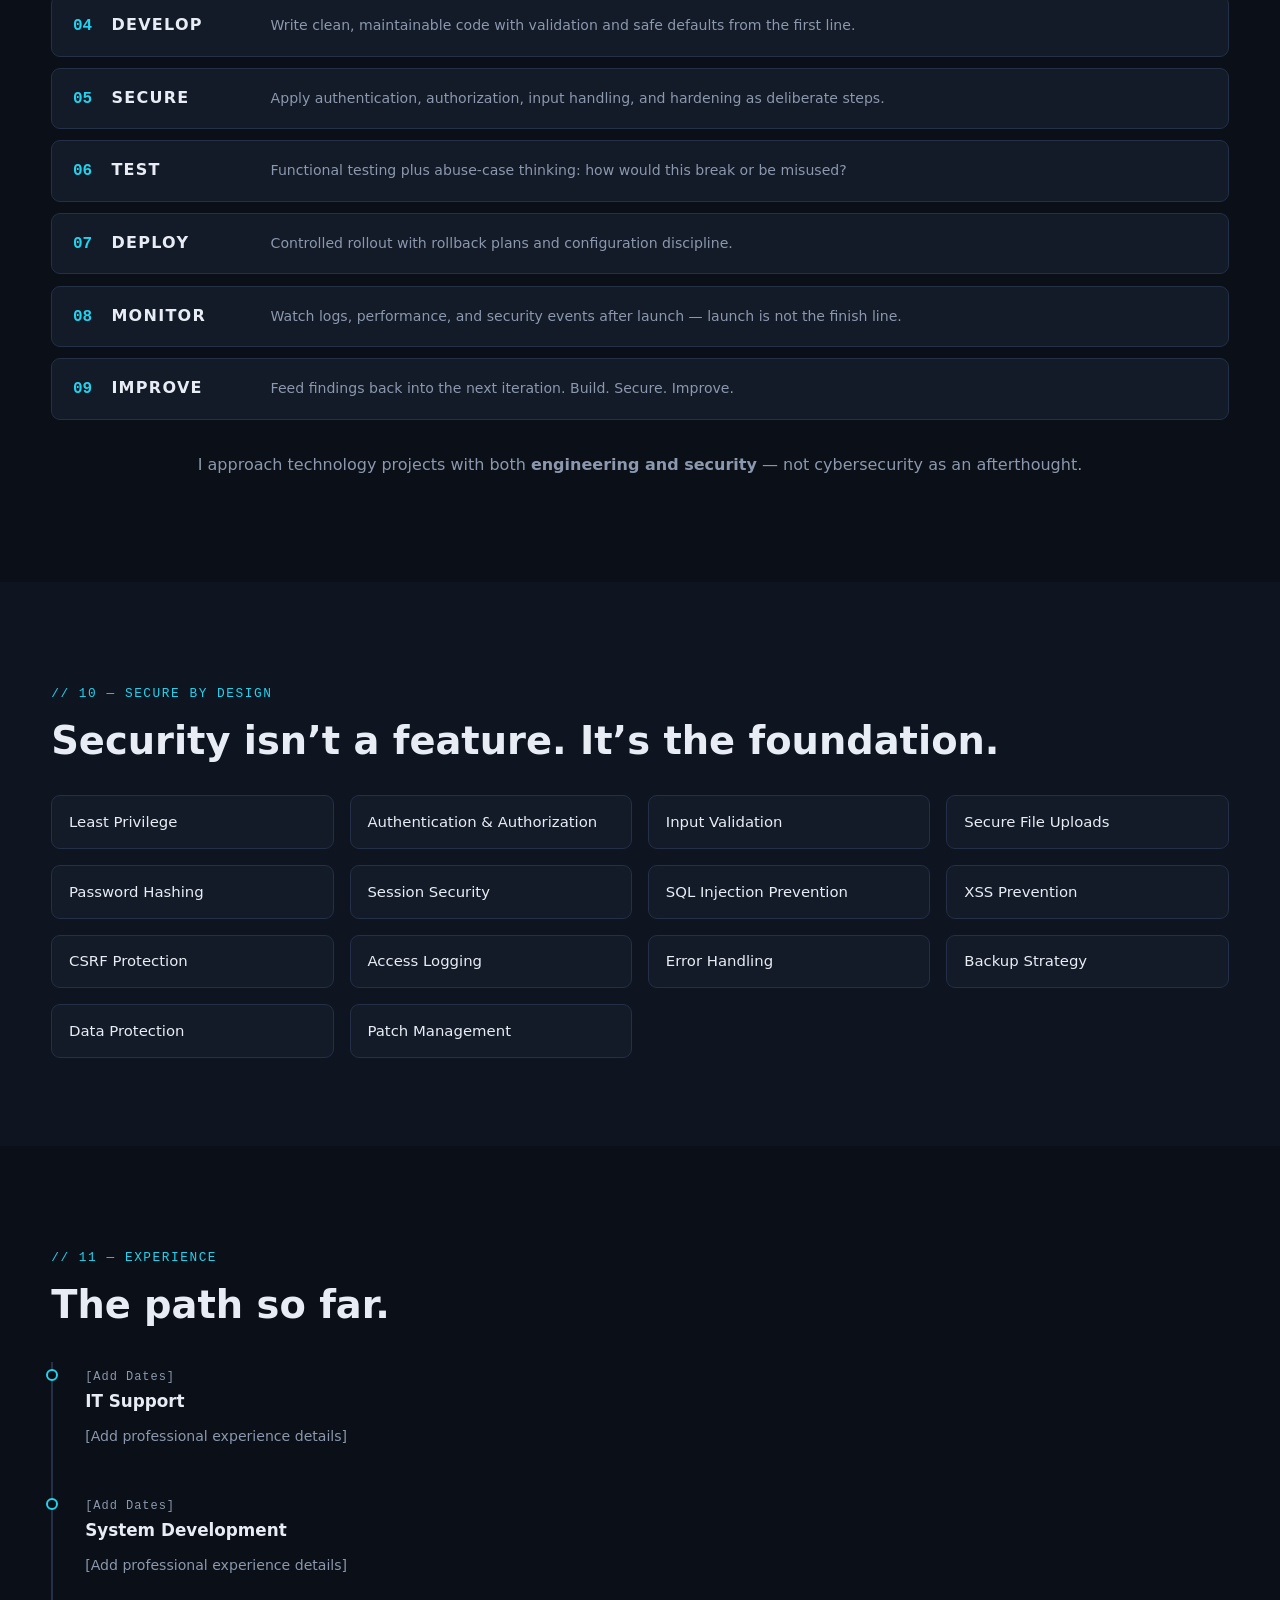
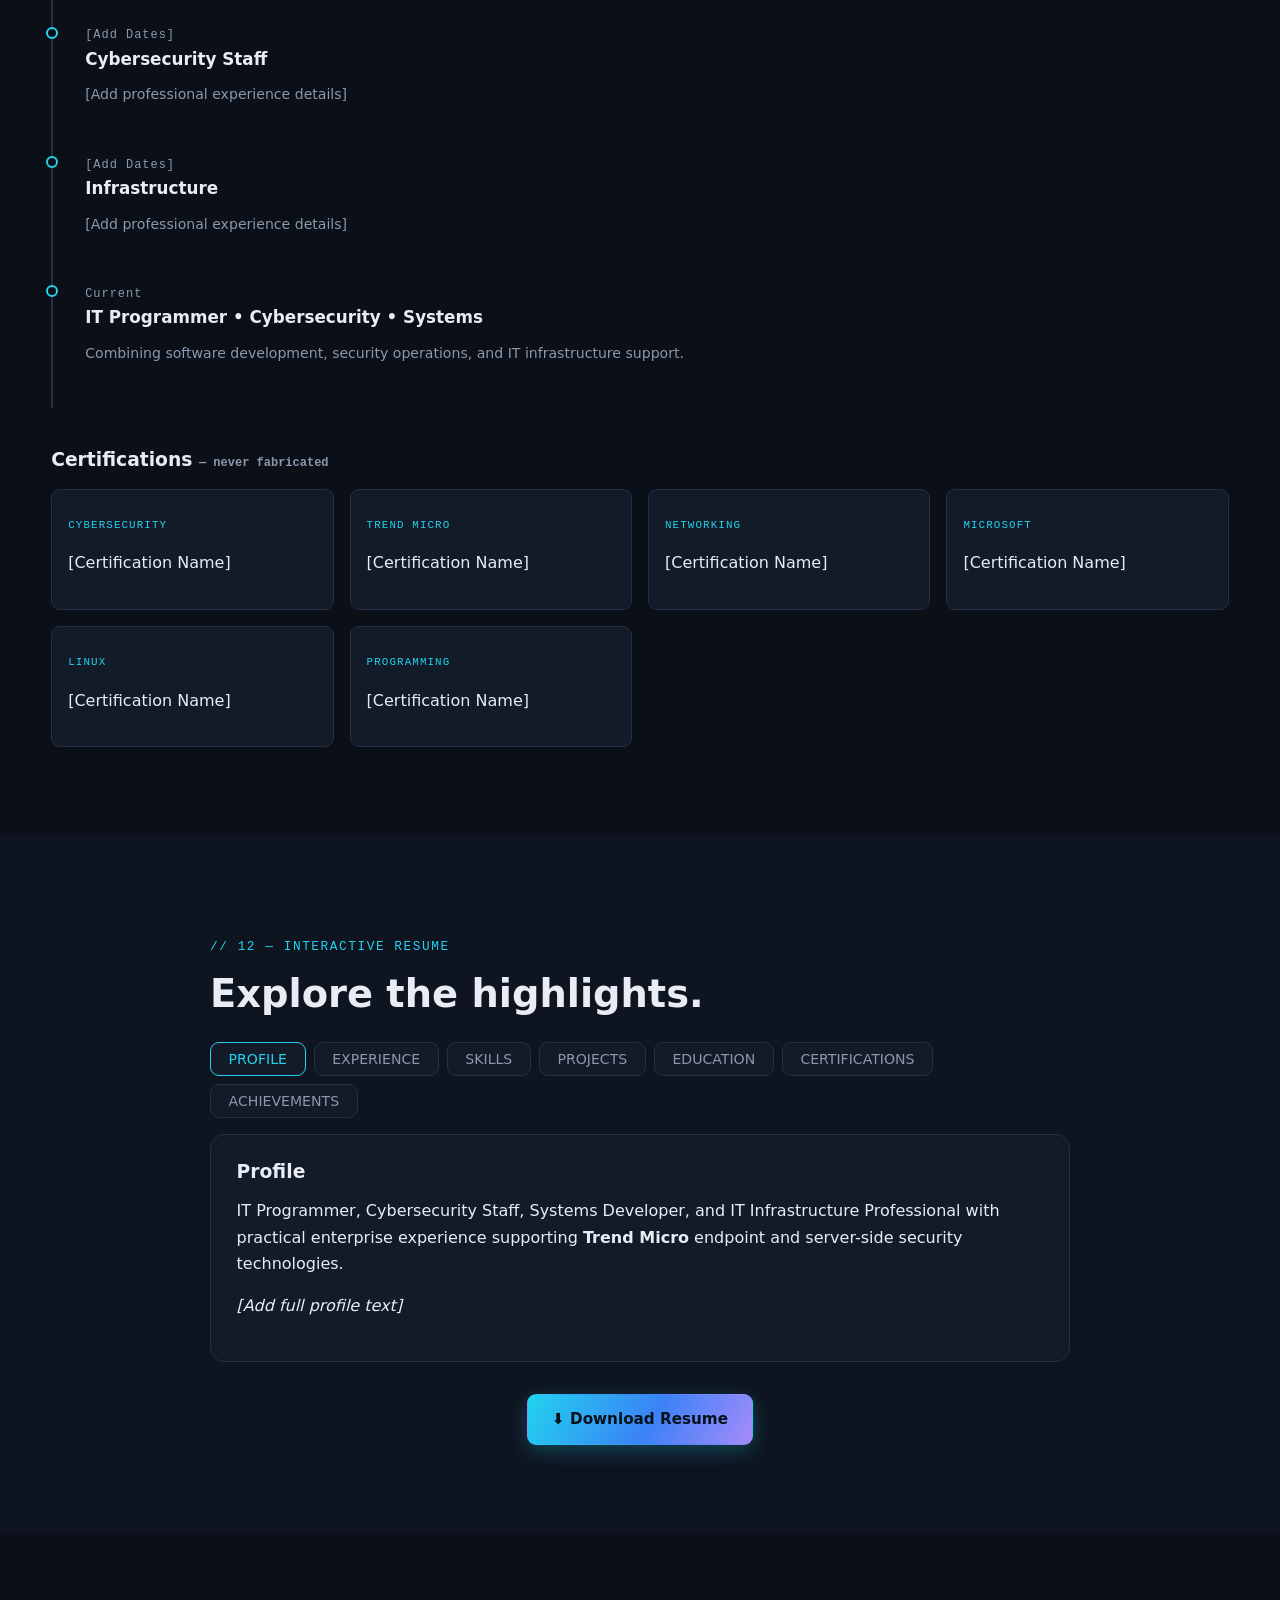
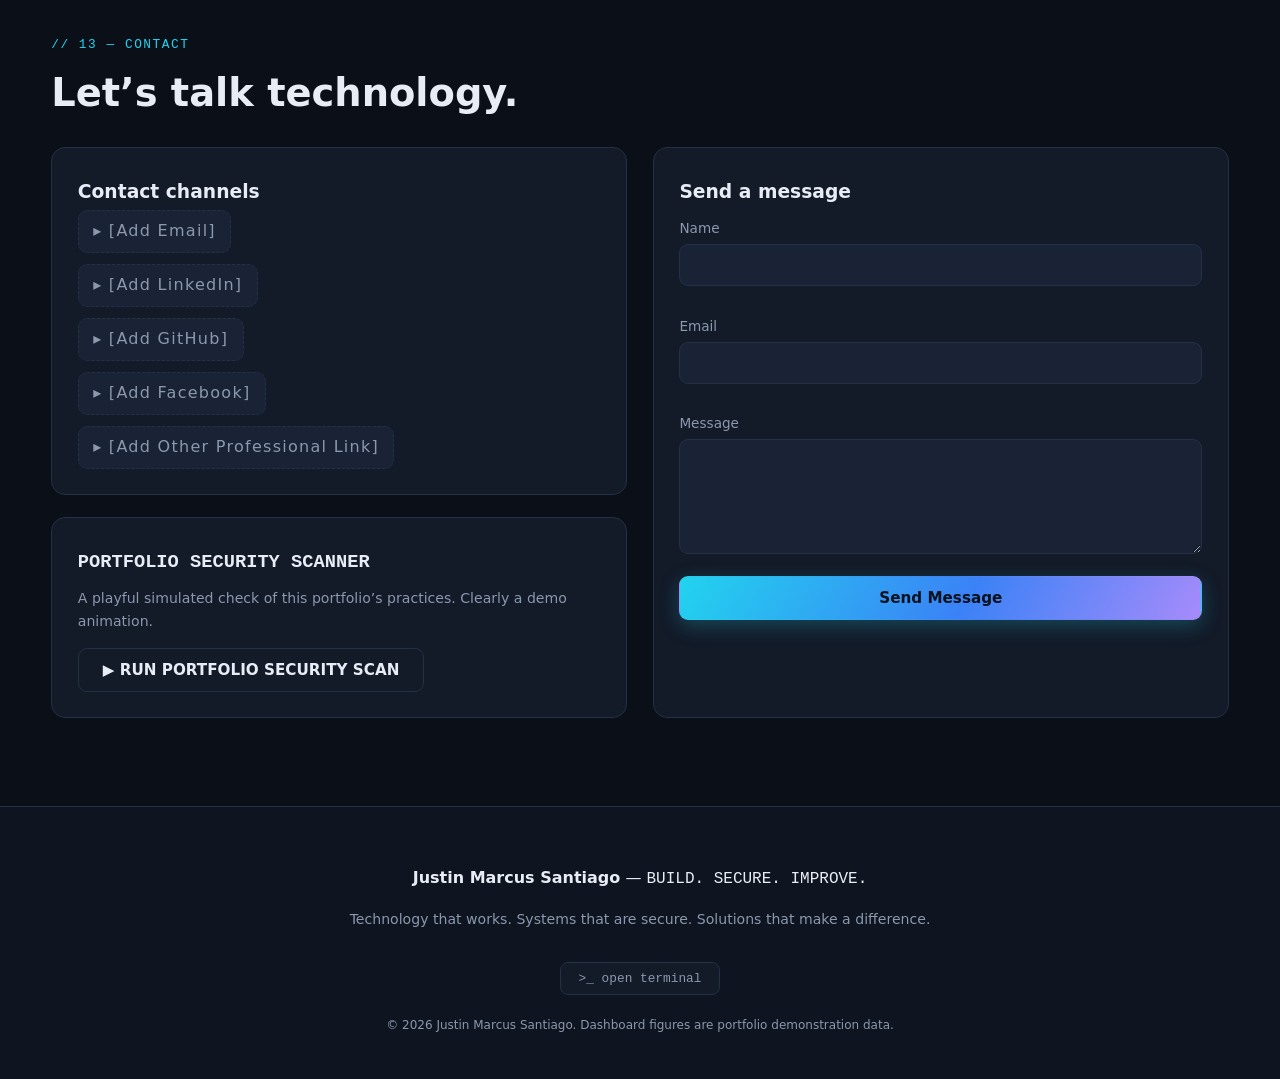
<file: docs/index.html>
<!DOCTYPE html>
<html lang="en" data-theme="dark">
<head>
<meta charset="UTF-8">
<meta name="viewport" content="width=device-width, initial-scale=1.0">
<title>Justin Marcus Santiago | IT Programmer &amp; Cybersecurity Professional</title>
<meta name="description" content="Portfolio of Justin Marcus Santiago — IT Programmer, Cybersecurity Staff, Systems Developer, and IT Infrastructure Professional. Build. Secure. Improve.">
<meta name="author" content="Justin Marcus Santiago">
<meta property="og:type" content="website">
<meta property="og:title" content="Justin Marcus Santiago | IT Programmer &amp; Cybersecurity Professional">
<meta property="og:description" content="Building secure, reliable, and intelligent technology solutions for modern organizations.">
<meta name="twitter:card" content="summary_large_image">
<meta name="twitter:title" content="Justin Marcus Santiago | IT Programmer &amp; Cybersecurity Professional">
<meta name="twitter:description" content="IT Programmer • Cybersecurity • Systems • Infrastructure">
<link rel="icon" href="data:image/svg+xml,%3Csvg xmlns='http://www.w3.org/2000/svg' viewBox='0 0 32 32'%3E%3Crect width='32' height='32' rx='7' fill='%230b0f17'/%3E%3Cpath d='M16 6l8 3v7c0 5-3.5 8.5-8 10-4.5-1.5-8-5-8-10V9z' fill='none' stroke='%2322d3ee' stroke-width='2'/%3E%3C/svg%3E">
<link rel="stylesheet" href="assets/css/style.css">
<script type="application/ld+json">
{"@context":"https://schema.org","@type":"Person","name":"Justin Marcus Santiago","jobTitle":"IT Programmer and Cybersecurity Professional","knowsAbout":["PHP","JavaScript","SQL","Endpoint Security","Server Security","Network Security","Trend Micro"]}
</script>
</head>
<body>
<a class="skip-link" href="#main">Skip to main content</a>

<header class="nav-wrap">
  <nav class="nav container" aria-label="Main navigation">
    <a class="brand" href="#hero">JUSTIN&nbsp;MARCUS&nbsp;<span>SANTIAGO</span></a>
    <button class="nav-toggle" id="navToggle" aria-label="Toggle navigation menu" aria-expanded="false" aria-controls="navLinks">
      <span></span><span></span><span></span>
    </button>
    <ul class="nav-links" id="navLinks">
      <li><a href="#about">About</a></li>
      <li><a href="#skills">Skills</a></li>
      <li><a href="#security">Security</a></li>
      <li><a href="#projects">Projects</a></li>
      <li><a href="#experience">Experience</a></li>
      <li><a href="#resume">Resume</a></li>
      <li><a href="#contact">Contact</a></li>
      <li class="nav-actions">
        <button class="icon-btn" id="themeToggle" aria-label="Switch color theme" title="Toggle theme">◐</button>
        <a class="btn btn-sm btn-primary nav-resume" href="#resume">Resume</a>
      </li>
    </ul>
  </nav>
  <div class="scroll-progress" aria-hidden="true"><span id="scrollProgress"></span></div>
</header>

<main id="main">

<section id="hero" class="hero" aria-label="Introduction">
  <div class="container hero-grid">
    <div class="hero-copy reveal">
      <p class="eyebrow mono">// BUILD. SECURE. IMPROVE.</p>
      <h1>Justin Marcus<br><span class="grad-text">Santiago</span></h1>
      <p class="hero-sub mono">IT PROGRAMMER <span class="dot-sep">•</span> CYBERSECURITY <span class="dot-sep">•</span> SYSTEMS <span class="dot-sep">•</span> INFRASTRUCTURE</p>
      <blockquote class="hero-quote">&ldquo;Building secure, reliable, and intelligent technology solutions for modern organizations.&rdquo;</blockquote>
      <div class="hero-cta">
        <a href="#projects" class="btn btn-primary">View Projects</a>
        <a href="#security" class="btn btn-ghost">Security Center</a>
        <a href="#contact" class="btn btn-outline">Contact</a>
      </div>
      <ul class="hero-stats mono" aria-label="Portfolio statistics (configurable demo data)">
        <li><span class="stat-label">SYSTEM</span><strong><i class="status-dot ok" aria-hidden="true"></i>ONLINE</strong></li>
        <li><span class="stat-label">SECURITY</span><strong><i class="status-dot ok" aria-hidden="true"></i>PROTECTED</strong></li>
        <li><span class="stat-label">PROJECTS</span><strong id="statProjects">—</strong></li>
        <li><span class="stat-label">TECHNOLOGIES</span><strong id="statTech">—</strong></li>
        <li><span class="stat-label">FOCUS</span><strong>IT + SECURITY</strong></li>
      </ul>
    </div>

    <div class="dash reveal" role="img" aria-label="Simulated portfolio security dashboard showing demo status values">
      <div class="dash-head">
        <span class="mono">SECURITY DASHBOARD <small class="demo-tag">DEMO DATA</small></span>
        <span class="mono live-ind"><i class="pulse-dot" aria-hidden="true"></i>LIVE VIEW</span>
      </div>
      <div class="dash-grid">
        <article class="dash-card"><h3 class="mono">SYSTEM STATUS</h3><p class="dash-big ok"><i class="status-dot ok"></i>OPERATIONAL</p><canvas class="spark" data-trend="up" width="120" height="28"></canvas></article>
        <article class="dash-card"><h3 class="mono">ENDPOINTS</h3><p class="dash-big">247 <small>Protected</small></p><canvas class="spark" data-trend="flat" width="120" height="28"></canvas></article>
        <article class="dash-card"><h3 class="mono">SERVERS</h3><p class="dash-big">18 <small>Secure</small></p><canvas class="spark" data-trend="up" width="120" height="28"></canvas></article>
        <article class="dash-card"><h3 class="mono">NETWORK</h3><p class="dash-big ok"><i class="status-dot ok"></i>ONLINE</p><canvas class="spark" data-trend="flat" width="120" height="28"></canvas></article>
        <article class="dash-card wide"><h3 class="mono">THREAT STATUS</h3><p class="dash-big warn"><i class="status-dot warn"></i>LOW</p><div class="meter" aria-hidden="true"><span style="--w:18%"></span></div></article>
        <article class="dash-card wide"><h3 class="mono">UPTIME INDICATOR</h3><p class="dash-big">99.98<small>%</small></p><div class="uptime-bar" aria-hidden="true"></div></article>
      </div>
    </div>
  </div>
  <a class="scroll-hint mono" href="#about" aria-label="Scroll to About section">▼ SCROLL</a>
</section>

<section id="about" class="section" aria-labelledby="aboutH">
  <div class="container narrow">
    <p class="section-kicker mono">// 01 — ABOUT ME</p>
    <h2 id="aboutH" class="reveal">Engineering meets security.</h2>
    <div class="reveal about-body" id="aboutBody"><!-- rendered by JS from config/admin --></div>
    <div class="pill-row reveal" aria-label="Core focus areas">
      <span class="pill">Systems Development</span><span class="pill">Endpoint Security</span><span class="pill">Server Protection</span>
      <span class="pill">Network Administration</span><span class="pill">Web Applications</span><span class="pill">IT Support</span>
    </div>
  </div>
</section>


<section id="security" class="section alt-bg" aria-labelledby="socH">
  <div class="container">
    <p class="section-kicker mono">// 02 — SECURITY OPERATIONS CENTER</p>
    <h2 id="socH" class="reveal">Explore my security capabilities.</h2>
    <p class="section-sub reveal">Click a module below. This is a <strong>portfolio visualization</strong> — a simulated demo, not a live monitoring system.</p>
    <div class="soc-layout reveal">
      <div class="soc-list" role="tablist" aria-label="Security modules">
        <button class="soc-item active" role="tab" aria-selected="true" data-module="endpoint"><span class="mono">01</span> Endpoint Security</button>
        <button class="soc-item" role="tab" aria-selected="false" data-module="server"><span class="mono">02</span> Server Security</button>
        <button class="soc-item" role="tab" aria-selected="false" data-module="network"><span class="mono">03</span> Network Security</button>
        <button class="soc-item" role="tab" aria-selected="false" data-module="appsec"><span class="mono">04</span> Application Security</button>
        <button class="soc-item" role="tab" aria-selected="false" data-module="monitoring"><span class="mono">05</span> Monitoring</button>
        <button class="soc-item" role="tab" aria-selected="false" data-module="backup"><span class="mono">06</span> Backup</button>
        <button class="soc-item" role="tab" aria-selected="false" data-module="ir"><span class="mono">07</span> Incident Response</button>
      </div>
      <div class="soc-panel" id="socPanel" role="tabpanel" aria-live="polite"><!-- JS --></div>
    </div>
  </div>
</section>

<section id="trendmicro" class="section" aria-labelledby="tmH">
  <div class="container">
    <p class="section-kicker mono">// 03 — ENTERPRISE SECURITY</p>
    <h2 id="tmH" class="reveal">Enterprise Security Experience</h2>
    <p class="section-sub reveal">Practical experience working with <strong>Trend Micro</strong> endpoint and server-side security technologies in an enterprise environment.</p>
    <div class="tm-grid reveal">
      <article class="card tm-card">
        <header><span class="card-icon">🛡️</span><div><h3>Endpoint Security</h3><p class="muted small">Protecting user devices</p></div></header>
        <ul class="check-list">
          <li>Endpoint protection &amp; malware defense</li>
          <li>Threat detection and event handling</li>
          <li>Security policy management</li>
          <li>Device protection &amp; endpoint visibility</li>
          <li>Security monitoring &amp; investigation</li>
        </ul>
        <p class="tiny mono muted">PRODUCT: [Insert Exact Trend Micro Product Used]</p>
      </article>
      <article class="card tm-card">
        <header><span class="card-icon">🖥️</span><div><h3>Server Security</h3><p class="muted small">Protecting workloads &amp; infrastructure</p></div></header>
        <ul class="check-list">
          <li>Workload &amp; server protection</li>
          <li>Threat prevention &amp; malware detection</li>
          <li>Security policy enforcement</li>
          <li>Server monitoring &amp; event investigation</li>
          <li>Infrastructure protection</li>
        </ul>
        <p class="tiny mono muted">PRODUCT: [Insert Exact Trend Micro Product Used]</p>
      </article>
    </div>
    <figure class="flow-diagram reveal" aria-label="Layered security flow diagram">
      <figcaption class="mono tiny muted">DEFENSE-IN-DEPTH FLOW</figcaption>
      <ol class="flow-chain">
        <li>User Devices</li><li aria-hidden="true" class="arrow">↓</li>
        <li class="accent">Endpoint Security</li><li aria-hidden="true" class="arrow">↓</li>
        <li>Network</li><li aria-hidden="true" class="arrow">↓</li>
        <li>Application Servers</li><li aria-hidden="true" class="arrow">↓</li>
        <li>Database / Services</li>
      </ol>
    </figure>
  </div>
</section>

<section id="skills" class="section alt-bg" aria-labelledby="skillsH">
  <div class="container">
    <p class="section-kicker mono">// 04 — CYBERSECURITY SKILLS MATRIX</p>
    <h2 id="skillsH" class="reveal">Skills, honestly represented.</h2>
    <div class="matrix-grid reveal" id="skillsMatrix"><!-- JS --></div>
  </div>
</section>

<section id="lab" class="section" aria-labelledby="labH">
  <div class="container">
    <p class="section-kicker mono">// 05 — ENGINEERING LAB</p>
    <h2 id="labH" class="reveal">Programming &amp; development capabilities.</h2>
    <p class="section-sub reveal">Click any skill card to see how I use it in real work.</p>
    <div class="lab-grid reveal" id="labGrid"><!-- JS --></div>
  </div>
</section>

<section id="projects" class="section alt-bg" aria-labelledby="projH">
  <div class="container">
    <p class="section-kicker mono">// 06 — PROJECT SHOWCASE</p>
    <h2 id="projH" class="reveal">Problems solved with technology.</h2>
    <div class="filter-row reveal" role="group" aria-label="Filter projects by category" id="projectFilters"><!-- JS --></div>
    <div class="proj-grid reveal" id="projGrid"><!-- JS --></div>
  </div>
</section>

<section id="ops" class="section" aria-labelledby="opsH">
  <div class="container">
    <p class="section-kicker mono">// 07 — IT OPERATIONS</p>
    <h2 id="opsH" class="reveal">Keeping the business running.</h2>
    <div class="ops-grid reveal" id="opsGrid"><!-- JS --></div>
  </div>
</section>

<section id="architecture" class="section alt-bg" aria-labelledby="archH">
  <div class="container">
    <p class="section-kicker mono">// 08 — SECURITY ARCHITECTURE</p>
    <h2 id="archH" class="reveal">How layers fit together.</h2>
    <p class="section-sub reveal">Interactive diagram — click any component to learn its role.</p>
    <div class="arch-wrap reveal">
      <div class="arch-diagram" id="archDiagram"><!-- JS --></div>
      <aside class="arch-info card" id="archInfo" aria-live="polite"><h3>Select a layer</h3><p class="muted">Click any component in the diagram to see how I approach it.</p></aside>
    </div>
  </div>
</section>

<section id="workflow" class="section" aria-labelledby="wfH">
  <div class="container">
    <p class="section-kicker mono">// 09 — HOW I WORK</p>
    <h2 id="wfH" class="reveal">Every project runs the same disciplined loop.</h2>
    <ol class="workflow reveal" id="workflowList"><!-- JS --></ol>
    <p class="reveal wf-note">I approach technology projects with both <strong>engineering and security</strong> — not cybersecurity as an afterthought.</p>
  </div>
</section>

<section id="securedev" class="section alt-bg" aria-labelledby="sbdH">
  <div class="container">
    <p class="section-kicker mono">// 10 — SECURE BY DESIGN</p>
    <h2 id="sbdH" class="reveal">Security isn&rsquo;t a feature. It&rsquo;s the foundation.</h2>
    <div class="sbd-grid reveal" id="sbdGrid"><!-- JS --></div>
  </div>
</section>

<section id="experience" class="section" aria-labelledby="expH">
  <div class="container">
    <p class="section-kicker mono">// 11 — EXPERIENCE</p>
    <h2 id="expH" class="reveal">The path so far.</h2>
    <div class="timeline reveal" id="timeline"><!-- JS --></div>
    <div class="cert-block reveal">
      <h3>Certifications <span class="tiny mono muted">— never fabricated</span></h3>
      <div class="cert-grid" id="certGrid"><!-- JS --></div>
    </div>
  </div>
</section>

<section id="resume" class="section alt-bg" aria-labelledby="resH">
  <div class="container narrow">
    <p class="section-kicker mono">// 12 — INTERACTIVE RESUME</p>
    <h2 id="resH" class="reveal">Explore the highlights.</h2>
    <div class="resume-tabs reveal" role="tablist" aria-label="Resume sections" id="resumeTabs"><!-- JS --></div>
    <div class="resume-panel card reveal" id="resumePanel" role="tabpanel" aria-live="polite"><!-- JS --></div>
    <div class="center reveal"><a class="btn btn-primary" href="#" id="resumeDownload" download>⬇ Download Resume</a></div>
  </div>
</section>

<section id="contact" class="section" aria-labelledby="contactH">
  <div class="container">
    <p class="section-kicker mono">// 13 — CONTACT</p>
    <h2 id="contactH" class="reveal">Let&rsquo;s talk technology.</h2>
    <div class="contact-grid">
      <div class="reveal">
        <div class="card contact-card" id="contactLinks"><!-- JS --></div>
        <div class="scanner card">
          <h3 class="mono">PORTFOLIO SECURITY SCANNER</h3>
          <p class="muted small">A playful simulated check of this portfolio&rsquo;s practices. Clearly a demo animation.</p>
          <button class="btn btn-outline" id="scanBtn">▶ RUN PORTFOLIO SECURITY SCAN</button>
          <pre class="scan-out mono" id="scanOut" hidden aria-live="polite"></pre>
        </div>
      </div>
      <form class="card contact-form reveal" id="contactForm" novalidate>
        <h3>Send a message</h3>
        <input type="text" name="website" id="hpField" class="hp" tabindex="-1" autocomplete="off" aria-hidden="true">
        <label for="cfName">Name</label>
        <input type="text" id="cfName" name="name" required maxlength="100" autocomplete="name">
        <span class="field-err" id="errName" role="alert"></span>
        <label for="cfEmail">Email</label>
        <input type="email" id="cfEmail" name="email" required maxlength="200" autocomplete="email">
        <span class="field-err" id="errEmail" role="alert"></span>
        <label for="cfMsg">Message</label>
        <textarea id="cfMsg" name="message" rows="5" required maxlength="5000"></textarea>
        <span class="field-err" id="errMsg" role="alert"></span>
        <input type="hidden" name="csrf_token" id="csrfToken" value="">
        <button type="submit" class="btn btn-primary btn-full" id="cfSubmit">Send Message</button>
        <p class="form-status mono" id="formStatus" role="status"></p>
      </form>
    </div>
  </div>
</section>
</main>

<footer class="footer">
  <div class="container footer-inner">
    <p><strong>Justin Marcus Santiago</strong> — <span class="mono">BUILD. SECURE. IMPROVE.</span></p>
    <p class="muted small">Technology that works. Systems that are secure. Solutions that make a difference.</p>
    <button class="term-btn mono" id="termBtn" aria-haspopup="dialog">>_ open terminal</button>
    <p class="tiny muted">© <span id="year"></span> Justin Marcus Santiago. Dashboard figures are portfolio demonstration data.</p>
  </div>
</footer>

<div class="terminal-overlay" id="terminalOverlay" role="dialog" aria-modal="true" aria-label="Portfolio terminal" hidden>
  <div class="terminal mono">
    <div class="term-head"><span>portfolio-terminal v1.0 — type 'help'</span><button class="term-close" id="termClose" aria-label="Close terminal">✕</button></div>
    <div class="term-body" id="termBody" aria-live="polite"></div>
    <form class="term-input-row" id="termForm">
      <span aria-hidden="true">$</span>
      <input id="termInput" autocomplete="off" spellcheck="false" aria-label="Terminal command input">
    </form>
  </div>
</div>

<div class="modal-overlay" id="modalOverlay" role="dialog" aria-modal="true" aria-labelledby="modalTitle" hidden>
  <div class="modal card">
    <button class="modal-close icon-btn" id="modalClose" aria-label="Close dialog">✕</button>
    <div id="modalContent"></div>
  </div>
</div>

<!-- Static build (GitHub Pages): content comes from config.js / data.js / data2.js -->
<script src="assets/js/config.js"></script>

<script src="assets/js/data.js"></script>
<script src="assets/js/data2.js"></script>
<script src="assets/js/main.js" defer></script>
<script src="assets/js/app.js" defer></script>
<script src="assets/js/interactions.js" defer></script>
</body>
</html>
</file>
<file: assets/css/style.css>
/* ============================================================
   JUSTIN MARCUS SANTIAGO — Portfolio styles
   Dark-first enterprise cybersecurity design system
   ============================================================ */
:root{
  --bg:#0b0f17; --bg-alt:#0e1420; --surface:#131a28; --surface-2:#1a2336;
  --border:#233047; --text:#e8edf5; --muted:#8b98ad;
  --cyan:#22d3ee; --blue:#3b82f6; --green:#34d399; --violet:#a78bfa; --warn:#fbbf24; --danger:#f87171;
  --grad:linear-gradient(120deg,var(--cyan),var(--blue) 55%,var(--violet));
  --radius:14px; --radius-sm:9px;
  --shadow:0 10px 40px rgba(0,0,0,.45);
  --font:'Segoe UI',system-ui,-apple-system,sans-serif;
  --mono:'Cascadia Code','Consolas','SF Mono',monospace;
}
html[data-theme="light"]{
  --bg:#f6f8fb; --bg-alt:#eef2f8; --surface:#ffffff; --surface-2:#f1f5fa;
  --border:#d9e2ee; --text:#16202f; --muted:#5b6b82;
  --shadow:0 10px 30px rgba(30,50,90,.12);
}
*,*::before,*::after{box-sizing:border-box}
[hidden]{display:none!important}

html{scroll-behavior:smooth;scroll-padding-top:80px}
body{margin:0;font-family:var(--font);background:var(--bg);color:var(--text);line-height:1.65;transition:background .35s,color .35s;-webkit-font-smoothing:antialiased}
img{max-width:100%;display:block}
.mono{font-family:var(--mono)}
.container{width:min(1180px,92%);margin-inline:auto}
.narrow{width:min(860px,92%)}
.center{text-align:center;margin-top:2rem}
h1,h2,h3{line-height:1.15;margin:.4em 0}
h1{font-size:clamp(2.3rem,6vw,4rem);letter-spacing:-.02em}
h2{font-size:clamp(1.6rem,3.6vw,2.4rem)}
a{color:var(--cyan)}
.muted{color:var(--muted)} .small{font-size:.88rem} .tiny{font-size:.75rem}
.grad-text{background:var(--grad);-webkit-background-clip:text;background-clip:text;color:transparent}

.skip-link{position:absolute;left:-999px;top:0;background:var(--cyan);color:#06121c;padding:.6rem 1rem;z-index:200;border-radius:0 0 8px 0}
.skip-link:focus{left:0}
:focus-visible{outline:2px solid var(--cyan);outline-offset:3px;border-radius:4px}
.hp{position:absolute;left:-9999px;height:1px;width:1px;overflow:hidden}

.btn{display:inline-block;padding:.75rem 1.5rem;border-radius:var(--radius-sm);font-weight:600;text-decoration:none;border:1px solid transparent;cursor:pointer;font-size:.95rem;transition:transform .18s,box-shadow .18s,border-color .18s;font-family:inherit;color:inherit}
.btn:hover{transform:translateY(-2px)}
.btn-primary{background:var(--grad);color:#07121d;box-shadow:0 6px 20px rgba(34,211,238,.25)}
.btn-primary:hover{box-shadow:0 10px 26px rgba(34,211,238,.35)}
.btn-ghost{background:rgba(34,211,238,.08);color:var(--cyan);border-color:rgba(34,211,238,.35)}
.btn-outline{background:transparent;border-color:var(--border)}
.btn-outline:hover{border-color:var(--cyan);color:var(--cyan)}
.btn-sm{padding:.45rem .95rem;font-size:.85rem}
.btn-full{width:100%}
.icon-btn{background:transparent;border:1px solid var(--border);color:var(--text);border-radius:8px;padding:.4rem .6rem;cursor:pointer;font-size:1rem}
.icon-btn:hover{border-color:var(--cyan);color:var(--cyan)}

.nav-wrap{position:sticky;top:0;z-index:100;background:color-mix(in srgb,var(--bg) 82%,transparent);backdrop-filter:blur(14px);border-bottom:1px solid var(--border)}
.nav{display:flex;align-items:center;justify-content:space-between;padding:.85rem 0;gap:1rem}
.brand{text-decoration:none;font-weight:800;letter-spacing:.04em;color:var(--text);font-size:.95rem}
.brand span{color:var(--cyan)}
.nav-links{display:flex;align-items:center;gap:1.15rem;list-style:none;margin:0;padding:0}
.nav-links a:not(.btn){color:var(--muted);text-decoration:none;font-size:.93rem;position:relative;padding:.2rem 0}
.nav-links a:not(.btn):hover,.nav-links a.active{color:var(--text)}
.nav-links a:not(.btn)::after{content:"";position:absolute;left:0;bottom:-3px;width:0;height:2px;background:var(--grad);transition:width .25s}
.nav-links a:not(.btn):hover::after,.nav-links a.active::after{width:100%}
.nav-actions{display:flex;gap:.6rem;align-items:center}
.nav-toggle{display:none;background:none;border:0;cursor:pointer;padding:.4rem}
.nav-toggle span{display:block;width:24px;height:2px;background:var(--text);margin:5px 0;border-radius:2px;transition:.3s}
.scroll-progress{height:2px}
#scrollProgress{display:block;height:100%;width:0;background:var(--grad);transition:width .1s linear}

@media(max-width:900px){
  .nav-toggle{display:block}
  .nav-links{position:fixed;inset:60px 0 auto 0;background:var(--surface);flex-direction:column;align-items:flex-start;padding:1.4rem 6%;gap:1rem;border-bottom:1px solid var(--border);transform:translateY(-130%);transition:transform .3s;box-shadow:var(--shadow)}
  .nav-links.open{transform:translateY(0)}
}

.section{padding:5.5rem 0}
.alt-bg{background:var(--bg-alt)}
.section-kicker{color:var(--cyan);font-size:.8rem;letter-spacing:.12em;margin-bottom:.4rem}
.section-sub{color:var(--muted);max-width:640px;margin-top:-.4rem}
.eyebrow{color:var(--cyan);letter-spacing:.14em;font-size:.82rem}
.dot-sep{color:var(--cyan)}

.reveal{opacity:0;transform:translateY(22px);transition:opacity .7s ease,transform .7s ease}
.reveal.in{opacity:1;transform:none}


/* Hero */
.hero{padding:6rem 0 4rem;position:relative;overflow:hidden}
.hero::before{content:"";position:absolute;top:-220px;right:-160px;width:560px;height:560px;background:radial-gradient(circle,rgba(34,211,238,.14),transparent 65%);pointer-events:none}
.hero-grid{display:grid;grid-template-columns:1.05fr .95fr;gap:3.5rem;align-items:center}
.hero-quote{margin:1.2rem 0;color:var(--muted);font-style:italic;border-left:3px solid var(--cyan);padding-left:1rem;max-width:480px}
.hero-sub{letter-spacing:.08em;font-size:.86rem;color:var(--muted)}
.hero-cta{display:flex;gap:.8rem;flex-wrap:wrap;margin:1.4rem 0 2rem}
.hero-stats{list-style:none;display:flex;gap:1.6rem;flex-wrap:wrap;padding:0;margin:0;font-size:.72rem}
.hero-stats li{display:flex;flex-direction:column;gap:.2rem}
.stat-label{color:var(--muted);letter-spacing:.12em}
.status-dot{display:inline-block;width:8px;height:8px;border-radius:50%;margin-right:.4rem}
.status-dot.ok{background:var(--green);box-shadow:0 0 8px var(--green)}
.status-dot.warn{background:var(--warn);box-shadow:0 0 8px var(--warn)}
.scroll-hint{position:absolute;left:50%;bottom:14px;transform:translateX(-50%);color:var(--muted);text-decoration:none;font-size:.72rem;animation:bob 2.2s infinite ease-in-out}
@keyframes bob{0%,100%{transform:translate(-50%,0)}50%{transform:translate(-50%,7px)}}
@media(max-width:980px){.hero-grid{grid-template-columns:1fr}}

/* Dashboard */
.dash{background:var(--surface);border:1px solid var(--border);border-radius:var(--radius);padding:1rem;box-shadow:var(--shadow)}
.dash-head{display:flex;justify-content:space-between;align-items:center;padding:.3rem .5rem .9rem;border-bottom:1px solid var(--border);font-size:.78rem}
.demo-tag{background:rgba(251,191,36,.15);color:var(--warn);border:1px solid rgba(251,191,36,.35);border-radius:6px;padding:.05rem .45rem;font-size:.62rem;letter-spacing:.08em}
.live-ind{font-size:.66rem;color:var(--muted);letter-spacing:.1em}
.pulse-dot{display:inline-block;width:7px;height:7px;border-radius:50%;background:var(--green);margin-right:.35rem;animation:pulse 1.8s infinite}
@keyframes pulse{0%{opacity:1}50%{opacity:.35}100%{opacity:1}}
.dash-grid{display:grid;grid-template-columns:repeat(2,1fr);gap:.7rem;padding-top:.9rem}
.dash-card{background:var(--surface-2);border:1px solid var(--border);border-radius:var(--radius-sm);padding:.85rem}
.dash-card.wide{grid-column:span 2}
.dash-card h3{font-size:.64rem;color:var(--muted);letter-spacing:.12em;margin:0 0 .4rem}
.dash-big{margin:0;font-size:1.15rem;font-weight:700}
.dash-big small{font-size:.68rem;color:var(--muted);font-weight:400}
.dash-big.ok{color:var(--green)} .dash-big.warn{color:var(--warn)}
.spark{width:100%;height:28px;margin-top:.4rem}
.meter{height:6px;background:var(--bg);border-radius:4px;overflow:hidden;margin-top:.5rem}
.meter span{display:block;height:100%;width:var(--w,20%);background:linear-gradient(90deg,var(--green),var(--warn))}
.uptime-bar{display:flex;gap:2px;margin-top:.55rem;height:10px}
.uptime-bar i{flex:1;background:var(--green);border-radius:2px;opacity:.85}

/* Cards & generic */
.card{background:var(--surface);border:1px solid var(--border);border-radius:var(--radius);padding:1.6rem;transition:border-color .25s}
.card:hover{border-color:#33456b}
.card header{display:flex;gap:.8rem;align-items:center;margin-bottom:.8rem}
.card-icon{font-size:1.5rem}
.check-list{list-style:none;padding:0;margin:0 0 .9rem;font-size:.92rem}
.check-list li{padding-left:1.4rem;position:relative;margin:.35rem 0}
.check-list li::before{content:"✓";position:absolute;left:0;color:var(--green)}

.pill-row{display:flex;gap:.6rem;flex-wrap:wrap;margin-top:1.6rem}
.pill{border:1px solid var(--border);border-radius:999px;padding:.35rem .95rem;font-size:.82rem;color:var(--muted);background:var(--surface)}

/* Trend Micro section */
.tm-grid{display:grid;grid-template-columns:repeat(auto-fit,minmax(320px,1fr));gap:1.4rem}
.flow-diagram{margin:2.6rem 0 0;background:var(--surface);border:1px solid var(--border);border-radius:var(--radius);padding:1.6rem;text-align:center}
.flow-chain{list-style:none;display:flex;justify-content:center;align-items:center;flex-wrap:wrap;gap:.55rem;padding:0;margin:.9rem 0 0}
.flow-chain li{background:var(--surface-2);border:1px solid var(--border);border-radius:8px;padding:.5rem 1rem;font-size:.86rem}
.flow-chain li.accent{border-color:rgba(34,211,238,.45);color:var(--cyan);box-shadow:inset 0 0 14px rgba(34,211,238,.12)}
.flow-chain li.arrow{background:none;border:none;color:var(--cyan);padding:.1rem}

/* SOC */
.soc-layout{display:grid;grid-template-columns:300px 1fr;gap:1.6rem;margin-top:2rem}
.soc-list{display:flex;flex-direction:column;gap:.55rem}
.soc-item{text-align:left;background:var(--surface);border:1px solid var(--border);border-radius:var(--radius-sm);padding:.85rem 1rem;color:var(--text);cursor:pointer;font-family:inherit;font-size:.93rem;transition:border-color .2s,background .2s,transform .2s}
.soc-item .mono{color:var(--cyan);margin-right:.6rem;font-size:.75rem}
.soc-item:hover{transform:translateX(4px);border-color:var(--cyan)}
.soc-item.active{background:linear-gradient(120deg,rgba(34,211,238,.14),rgba(59,130,246,.1));border-color:var(--cyan)}
.soc-panel{background:var(--surface);border:1px solid var(--border);border-radius:var(--radius);padding:1.8rem;min-height:340px}
.soc-status{display:inline-block;border:1px solid rgba(52,211,153,.4);color:var(--green);border-radius:6px;padding:.15rem .6rem;font-size:.72rem;letter-spacing:.1em;margin-bottom:.9rem}
.soc-panel ul{margin:.8rem 0 0;padding-left:1.2rem}
.soc-demo-note{margin-top:1.4rem;font-size:.72rem;color:var(--muted)}
@media(max-width:900px){.soc-layout{grid-template-columns:1fr}}


/* Skills matrix */
.matrix-grid{display:grid;grid-template-columns:repeat(auto-fit,minmax(300px,1fr));gap:1.3rem;margin-top:2rem}
.skill-cat h3{display:flex;align-items:center;gap:.6rem;font-size:1rem}
.skill-row{margin:.7rem 0}
.skill-name{display:flex;justify-content:space-between;font-size:.85rem;margin-bottom:.3rem}
.bar{height:6px;border-radius:4px;background:var(--surface-2);overflow:hidden}
.bar span{display:block;height:100%;width:0;background:var(--grad);border-radius:4px;transition:width 1.1s cubic-bezier(.2,.8,.2,1)}

/* Engineering Lab */
.lab-grid{display:grid;grid-template-columns:repeat(auto-fill,minmax(210px,1fr));gap:1rem;margin-top:2rem}
.lab-card{background:var(--surface);border:1px solid var(--border);border-radius:var(--radius-sm);padding:1.1rem;cursor:pointer;text-align:left;color:var(--text);font-family:inherit;transition:border-color .2s,transform .2s}
.lab-card:hover{transform:translateY(-4px);border-color:var(--cyan)}
.lab-card h3{font-size:.98rem;margin:0 0 .5rem}
.lab-level{display:inline-block;font-size:.66rem;letter-spacing:.06em;border-radius:6px;padding:.12rem .55rem;border:1px solid var(--border);color:var(--muted)}
.lab-level.Advanced{color:var(--green);border-color:rgba(52,211,153,.45)}
.lab-level.Intermediate{color:var(--cyan);border-color:rgba(34,211,238,.45)}
.lab-level.WorkingKnowledge{color:var(--violet);border-color:rgba(167,139,250,.45)}
.lab-level.Learning{color:var(--warn);border-color:rgba(251,191,36,.45)}

/* Projects */
.filter-row{display:flex;gap:.6rem;flex-wrap:wrap;margin:1.6rem 0}
.filter-btn{background:var(--surface);border:1px solid var(--border);color:var(--muted);border-radius:999px;padding:.42rem 1.1rem;cursor:pointer;font-family:inherit;font-size:.85rem;transition:.2s}
.filter-btn.active,.filter-btn:hover{color:var(--cyan);border-color:var(--cyan)}
.proj-grid{display:grid;grid-template-columns:repeat(auto-fill,minmax(320px,1fr));gap:1.4rem}
.proj-card{cursor:pointer;display:flex;flex-direction:column;gap:.7rem}
.proj-card h3{margin:0}
.badge-row{display:flex;gap:.45rem;flex-wrap:wrap}
.badge{font-size:.68rem;border:1px solid var(--border);border-radius:6px;padding:.14rem .55rem;color:var(--muted)}
.proj-more{margin-top:auto;color:var(--cyan);font-size:.86rem}

/* Before/After */
.ba-flow{display:grid;grid-template-columns:repeat(auto-fit,minmax(150px,1fr));gap:.8rem;margin:1.2rem 0;text-align:center}
.ba-step{background:var(--surface-2);border:1px solid var(--border);border-radius:var(--radius-sm);padding:1rem;font-size:.88rem}
.ba-step.before{border-left:3px solid var(--danger)}
.ba-step.after{border-left:3px solid var(--green)}
.placeholder-box{border:1px dashed var(--border);border-radius:var(--radius-sm);padding:1.4rem;text-align:center;color:var(--muted);letter-spacing:.08em;background:var(--surface-2)}
.screenshot-ph{width:100%;aspect-ratio:16/8;background:repeating-linear-gradient(45deg,var(--surface-2),var(--surface-2) 10px,var(--bg) 10px,var(--bg) 20px);border:1px dashed var(--border);border-radius:var(--radius-sm);display:flex;align-items:center;justify-content:center;color:var(--muted);font-size:.78rem;letter-spacing:.1em;margin-bottom:1rem}

/* IT Ops */
.ops-grid{display:grid;grid-template-columns:repeat(auto-fit,minmax(230px,1fr));gap:1.3rem;margin-top:2rem}

/* Architecture */
.arch-wrap{display:grid;grid-template-columns:1.2fr .8fr;gap:1.6rem;margin-top:2rem}
.arch-diagram{background:var(--surface);border:1px solid var(--border);border-radius:var(--radius);padding:2rem;display:flex;flex-direction:column;align-items:center;gap:.9rem}
.arch-node{min-width:min(300px,90%);background:var(--surface-2);border:1px solid var(--border);border-radius:var(--radius-sm);padding:.75rem 1.2rem;text-align:center;cursor:pointer;font-family:var(--mono);font-size:.82rem;letter-spacing:.08em;color:var(--text);transition:border-color .2s,box-shadow .2s}
.arch-node:hover,.arch-node.selected{border-color:var(--cyan);box-shadow:0 0 16px rgba(34,211,238,.15)}
.arch-node.sec{border-color:rgba(52,211,153,.4);color:var(--green)}
.arch-split{display:grid;grid-template-columns:1fr auto 1fr;gap:.9rem;width:100%;align-items:center;justify-items:center}
.arch-arrow{color:var(--cyan);font-size:1rem;animation:flowdown 2s infinite ease-in-out}
@keyframes flowdown{0%,100%{opacity:.4;transform:translateY(-3px)}50%{opacity:1;transform:translateY(3px)}}
@media(max-width:900px){.arch-wrap{grid-template-columns:1fr}}

/* Workflow */
.workflow{list-style:none;counter-reset:step;padding:0;margin:2rem 0;display:grid;gap:.7rem;counter-reset:wstep}
.workflow li{background:var(--surface);border:1px solid var(--border);border-radius:var(--radius-sm);padding:1rem 1.3rem;display:grid;grid-template-columns:auto 140px 1fr;gap:1.2rem;align-items:baseline;transition:border-color .2s}
.workflow li:hover{border-color:var(--cyan)}
.workflow .w-num{font-family:var(--mono);color:var(--cyan);font-weight:700}
.workflow strong{letter-spacing:.08em}
.wf-note{text-align:center;color:var(--muted);margin-top:1.5rem}
@media(max-width:700px){.workflow li{grid-template-columns:auto 1fr}.workflow li div:last-child{grid-column:1/-1}}

/* Secure by Design */
.sbd-grid{display:grid;grid-template-columns:repeat(auto-fill,minmax(240px,1fr));gap:1rem;margin-top:2rem}
.sbd-card{background:var(--surface);border:1px solid var(--border);border-radius:var(--radius-sm);padding:1.05rem;cursor:pointer;text-align:left;font-family:inherit;color:var(--text);font-size:.93rem;transition:border-color .2s,transform .2s}
.sbd-card:hover{transform:translateY(-3px);border-color:var(--cyan)}
.sbd-flow{list-style:none;padding:0;margin:.6rem 0 0;counter-reset:sf}
.sbd-flow li{padding:.35rem 0;border-bottom:1px dashed var(--border);font-size:.85rem}
.sbd-flow li::before{content:"↓ ";color:var(--cyan)}


/* Timeline & certs */
.timeline{position:relative;margin:2.2rem 0;padding-left:2rem;border-left:2px solid var(--border)}
.tl-item{position:relative;padding-bottom:1.8rem}
.tl-item::before{content:"";position:absolute;left:-2.45rem;top:.4rem;width:12px;height:12px;border-radius:50%;background:var(--bg);border:2px solid var(--cyan)}
.tl-item .tl-period{font-family:var(--mono);font-size:.75rem;color:var(--muted);letter-spacing:.08em}
.tl-item h3{margin:.2rem 0 .3rem;font-size:1.05rem}
.cert-block{margin-top:2.6rem}
.cert-grid{display:grid;grid-template-columns:repeat(auto-fill,minmax(240px,1fr));gap:1rem;margin-top:1.1rem}
.cert-card{background:var(--surface);border:1px solid var(--border);border-radius:var(--radius-sm);padding:1rem}
.cert-card .cert-img{width:100%;height:160px;object-fit:cover;border-radius:var(--radius-sm);border:1px solid var(--border);margin-bottom:.7rem;cursor:zoom-in}
.cert-card .cert-img:active{object-fit:contain;height:auto;max-height:90vh}
.cert-card .issuer{font-size:.8rem;color:var(--muted);margin-top:.3rem}
.cert-clickable{cursor:pointer;transition:transform .15s ease,border-color .15s ease}
.cert-clickable:hover,.cert-clickable:focus-visible{transform:translateY(-3px);border-color:var(--cyan)}
.cert-modal-img{width:100%;max-height:60vh;object-fit:contain;border-radius:var(--radius-sm);border:1px solid var(--border);margin:.8rem 0;background:rgba(255,255,255,.04)}
.cert-details{display:grid;gap:.6rem;margin:1rem 0 0}
.cert-details > div{display:flex;gap:.8rem;border-bottom:1px solid var(--border);padding-bottom:.5rem}
.cert-details dt{min-width:90px;font-size:.72rem;letter-spacing:.1em;color:var(--muted);text-transform:uppercase;padding-top:.15rem}
.cert-details dd{margin:0}
.cert-card .cat{font-size:.68rem;letter-spacing:.1em;color:var(--cyan)}

/* Resume tabs */
.resume-tabs{display:flex;gap:.5rem;flex-wrap:wrap;margin:1.6rem 0 1rem}
.resume-tab{background:var(--surface);border:1px solid var(--border);color:var(--muted);border-radius:var(--radius-sm);padding:.5rem 1.1rem;cursor:pointer;font-family:inherit;font-size:.88rem}
.resume-tab.active,.resume-tab:hover{color:var(--cyan);border-color:var(--cyan)}
.resume-panel hr{border-color:var(--border)}
.resume-panel h3{margin-top:0}

/* Contact */
.contact-grid{display:grid;grid-template-columns:1fr 1fr;gap:1.6rem;margin-top:2rem}
@media(max-width:900px){.contact-grid{grid-template-columns:1fr}}
.contact-card ul{list-style:none;padding:0;margin:0;display:grid;gap:.7rem}
.contact-card a{text-decoration:none;color:var(--text);display:flex;gap:.7rem;align-items:center}
.contact-card a:hover span{color:var(--cyan)}
.scanner{margin-top:1.4rem}
.scan-out{background:#05080e;border:1px solid var(--border);border-radius:var(--radius-sm);padding:1rem;margin-top:1rem;font-size:.78rem;white-space:pre-wrap;min-height:120px;color:#7ee2a8}
html[data-theme="light"] .scan-out{color:#b9f6ca}
.contact-form label{display:block;font-size:.85rem;color:var(--muted);margin:.9rem 0 .3rem}
.contact-form input,.contact-form textarea{width:100%;background:var(--surface-2);border:1px solid var(--border);border-radius:var(--radius-sm);color:var(--text);padding:.7rem .9rem;font-family:inherit;font-size:.95rem}
.contact-form input:focus,.contact-form textarea:focus{outline:2px solid var(--cyan)}
.field-err{color:var(--danger);font-size:.78rem;min-height:1.1em;display:block}
.form-status{margin:.8rem 0 0;font-size:.82rem}
.form-status.ok{color:var(--green)} .form-status.err{color:var(--danger)}

/* Footer */
.footer{border-top:1px solid var(--border);padding:2.6rem 0;text-align:center;background:var(--bg-alt)}
.term-btn{margin:1rem auto .6rem;display:inline-block;background:var(--surface);border:1px solid var(--border);color:var(--muted);border-radius:8px;padding:.5rem 1.1rem;cursor:pointer;font-size:.8rem;transition:.2s}
.term-btn:hover{color:#7ee2a8;border-color:#34d399}

/* Terminal */
.terminal-overlay{position:fixed;inset:0;background:rgba(3,6,12,.7);backdrop-filter:blur(4px);z-index:300;display:flex;align-items:center;justify-content:center;padding:1rem}
.terminal{width:min(700px,100%);background:#05080e;border:1px solid #233047;border-radius:14px;overflow:hidden;box-shadow:var(--shadow)}
.term-head{display:flex;justify-content:space-between;align-items:center;background:#1a2336;padding:.55rem 1rem;font-size:.72rem;color:#8b98ad;border-bottom:1px solid #233047}
.term-close{background:none;border:0;color:#8b98ad;cursor:pointer;font-size:.95rem}
.term-body{height:320px;overflow-y:auto;padding:1rem;font-size:.82rem;line-height:1.7;color:#b9f6ca}
.term-body .cmd{color:#22d3ee}
.term-body .sys{color:#7d8ba1}
.term-input-row{display:flex;gap:.6rem;align-items:center;padding:.8rem 1rem;border-top:1px solid #233047;color:#34d399}
.term-input-row input{flex:1;background:none;border:0;color:#e8edf5;font-family:var(--mono);font-size:.85rem;outline:none}

/* Modal */
.modal-overlay{position:fixed;inset:0;background:rgba(3,6,12,.72);backdrop-filter:blur(5px);z-index:250;display:flex;align-items:center;justify-content:center;padding:1.2rem}
.modal{width:min(720px,100%);max-height:85vh;overflow-y:auto;position:relative}
.modal h3{margin-top:0;font-size:1.35rem}
.modal-close{position:absolute;top:1rem;right:1rem;z-index:1;background:var(--surface-2)}
.modal .tagline{color:var(--cyan);font-size:.8rem;letter-spacing:.1em;margin-bottom:.4rem}
.modal section{margin:1.2rem 0}
.modal section h4{margin:0 0 .4rem;font-size:.78rem;letter-spacing:.12em;color:var(--muted);text-transform:uppercase}

/* Reduced motion */
@media(prefers-reduced-motion:reduce){
  *,*::before,*::after{animation-duration:.01ms!important;animation-iteration-count:1!important;transition-duration:.01ms!important}
  html{scroll-behavior:auto}
  .reveal{opacity:1;transform:none}
}
</file>
<file: docs/assets/css/style.css>
/* ============================================================
   JUSTIN MARCUS SANTIAGO — Portfolio styles
   Dark-first enterprise cybersecurity design system
   ============================================================ */
:root{
  --bg:#0b0f17; --bg-alt:#0e1420; --surface:#131a28; --surface-2:#1a2336;
  --border:#233047; --text:#e8edf5; --muted:#8b98ad;
  --cyan:#22d3ee; --blue:#3b82f6; --green:#34d399; --violet:#a78bfa; --warn:#fbbf24; --danger:#f87171;
  --grad:linear-gradient(120deg,var(--cyan),var(--blue) 55%,var(--violet));
  --radius:14px; --radius-sm:9px;
  --shadow:0 10px 40px rgba(0,0,0,.45);
  --font:'Segoe UI',system-ui,-apple-system,sans-serif;
  --mono:'Cascadia Code','Consolas','SF Mono',monospace;
}
html[data-theme="light"]{
  --bg:#f6f8fb; --bg-alt:#eef2f8; --surface:#ffffff; --surface-2:#f1f5fa;
  --border:#d9e2ee; --text:#16202f; --muted:#5b6b82;
  --shadow:0 10px 30px rgba(30,50,90,.12);
}
*,*::before,*::after{box-sizing:border-box}
[hidden]{display:none!important}

html{scroll-behavior:smooth;scroll-padding-top:80px}
body{margin:0;font-family:var(--font);background:var(--bg);color:var(--text);line-height:1.65;transition:background .35s,color .35s;-webkit-font-smoothing:antialiased}
img{max-width:100%;display:block}
.mono{font-family:var(--mono)}
.container{width:min(1180px,92%);margin-inline:auto}
.narrow{width:min(860px,92%)}
.center{text-align:center;margin-top:2rem}
h1,h2,h3{line-height:1.15;margin:.4em 0}
h1{font-size:clamp(2.3rem,6vw,4rem);letter-spacing:-.02em}
h2{font-size:clamp(1.6rem,3.6vw,2.4rem)}
a{color:var(--cyan)}
.muted{color:var(--muted)} .small{font-size:.88rem} .tiny{font-size:.75rem}
.grad-text{background:var(--grad);-webkit-background-clip:text;background-clip:text;color:transparent}

.skip-link{position:absolute;left:-999px;top:0;background:var(--cyan);color:#06121c;padding:.6rem 1rem;z-index:200;border-radius:0 0 8px 0}
.skip-link:focus{left:0}
:focus-visible{outline:2px solid var(--cyan);outline-offset:3px;border-radius:4px}
.hp{position:absolute;left:-9999px;height:1px;width:1px;overflow:hidden}

.btn{display:inline-block;padding:.75rem 1.5rem;border-radius:var(--radius-sm);font-weight:600;text-decoration:none;border:1px solid transparent;cursor:pointer;font-size:.95rem;transition:transform .18s,box-shadow .18s,border-color .18s;font-family:inherit;color:inherit}
.btn:hover{transform:translateY(-2px)}
.btn-primary{background:var(--grad);color:#07121d;box-shadow:0 6px 20px rgba(34,211,238,.25)}
.btn-primary:hover{box-shadow:0 10px 26px rgba(34,211,238,.35)}
.btn-ghost{background:rgba(34,211,238,.08);color:var(--cyan);border-color:rgba(34,211,238,.35)}
.btn-outline{background:transparent;border-color:var(--border)}
.btn-outline:hover{border-color:var(--cyan);color:var(--cyan)}
.btn-sm{padding:.45rem .95rem;font-size:.85rem}
.btn-full{width:100%}
.icon-btn{background:transparent;border:1px solid var(--border);color:var(--text);border-radius:8px;padding:.4rem .6rem;cursor:pointer;font-size:1rem}
.icon-btn:hover{border-color:var(--cyan);color:var(--cyan)}

.nav-wrap{position:sticky;top:0;z-index:100;background:color-mix(in srgb,var(--bg) 82%,transparent);backdrop-filter:blur(14px);border-bottom:1px solid var(--border)}
.nav{display:flex;align-items:center;justify-content:space-between;padding:.85rem 0;gap:1rem}
.brand{text-decoration:none;font-weight:800;letter-spacing:.04em;color:var(--text);font-size:.95rem}
.brand span{color:var(--cyan)}
.nav-links{display:flex;align-items:center;gap:1.15rem;list-style:none;margin:0;padding:0}
.nav-links a:not(.btn){color:var(--muted);text-decoration:none;font-size:.93rem;position:relative;padding:.2rem 0}
.nav-links a:not(.btn):hover,.nav-links a.active{color:var(--text)}
.nav-links a:not(.btn)::after{content:"";position:absolute;left:0;bottom:-3px;width:0;height:2px;background:var(--grad);transition:width .25s}
.nav-links a:not(.btn):hover::after,.nav-links a.active::after{width:100%}
.nav-actions{display:flex;gap:.6rem;align-items:center}
.nav-toggle{display:none;background:none;border:0;cursor:pointer;padding:.4rem}
.nav-toggle span{display:block;width:24px;height:2px;background:var(--text);margin:5px 0;border-radius:2px;transition:.3s}
.scroll-progress{height:2px}
#scrollProgress{display:block;height:100%;width:0;background:var(--grad);transition:width .1s linear}

@media(max-width:900px){
  .nav-toggle{display:block}
  .nav-links{position:fixed;inset:60px 0 auto 0;background:var(--surface);flex-direction:column;align-items:flex-start;padding:1.4rem 6%;gap:1rem;border-bottom:1px solid var(--border);transform:translateY(-130%);transition:transform .3s;box-shadow:var(--shadow)}
  .nav-links.open{transform:translateY(0)}
}

.section{padding:5.5rem 0}
.alt-bg{background:var(--bg-alt)}
.section-kicker{color:var(--cyan);font-size:.8rem;letter-spacing:.12em;margin-bottom:.4rem}
.section-sub{color:var(--muted);max-width:640px;margin-top:-.4rem}
.eyebrow{color:var(--cyan);letter-spacing:.14em;font-size:.82rem}
.dot-sep{color:var(--cyan)}

.reveal{opacity:0;transform:translateY(22px);transition:opacity .7s ease,transform .7s ease}
.reveal.in{opacity:1;transform:none}


/* Hero */
.hero{padding:6rem 0 4rem;position:relative;overflow:hidden}
.hero::before{content:"";position:absolute;top:-220px;right:-160px;width:560px;height:560px;background:radial-gradient(circle,rgba(34,211,238,.14),transparent 65%);pointer-events:none}
.hero-grid{display:grid;grid-template-columns:1.05fr .95fr;gap:3.5rem;align-items:center}
.hero-quote{margin:1.2rem 0;color:var(--muted);font-style:italic;border-left:3px solid var(--cyan);padding-left:1rem;max-width:480px}
.hero-sub{letter-spacing:.08em;font-size:.86rem;color:var(--muted)}
.hero-cta{display:flex;gap:.8rem;flex-wrap:wrap;margin:1.4rem 0 2rem}
.hero-stats{list-style:none;display:flex;gap:1.6rem;flex-wrap:wrap;padding:0;margin:0;font-size:.72rem}
.hero-stats li{display:flex;flex-direction:column;gap:.2rem}
.stat-label{color:var(--muted);letter-spacing:.12em}
.status-dot{display:inline-block;width:8px;height:8px;border-radius:50%;margin-right:.4rem}
.status-dot.ok{background:var(--green);box-shadow:0 0 8px var(--green)}
.status-dot.warn{background:var(--warn);box-shadow:0 0 8px var(--warn)}
.scroll-hint{position:absolute;left:50%;bottom:14px;transform:translateX(-50%);color:var(--muted);text-decoration:none;font-size:.72rem;animation:bob 2.2s infinite ease-in-out}
@keyframes bob{0%,100%{transform:translate(-50%,0)}50%{transform:translate(-50%,7px)}}
@media(max-width:980px){.hero-grid{grid-template-columns:1fr}}

/* Dashboard */
.dash{background:var(--surface);border:1px solid var(--border);border-radius:var(--radius);padding:1rem;box-shadow:var(--shadow)}
.dash-head{display:flex;justify-content:space-between;align-items:center;padding:.3rem .5rem .9rem;border-bottom:1px solid var(--border);font-size:.78rem}
.demo-tag{background:rgba(251,191,36,.15);color:var(--warn);border:1px solid rgba(251,191,36,.35);border-radius:6px;padding:.05rem .45rem;font-size:.62rem;letter-spacing:.08em}
.live-ind{font-size:.66rem;color:var(--muted);letter-spacing:.1em}
.pulse-dot{display:inline-block;width:7px;height:7px;border-radius:50%;background:var(--green);margin-right:.35rem;animation:pulse 1.8s infinite}
@keyframes pulse{0%{opacity:1}50%{opacity:.35}100%{opacity:1}}
.dash-grid{display:grid;grid-template-columns:repeat(2,1fr);gap:.7rem;padding-top:.9rem}
.dash-card{background:var(--surface-2);border:1px solid var(--border);border-radius:var(--radius-sm);padding:.85rem}
.dash-card.wide{grid-column:span 2}
.dash-card h3{font-size:.64rem;color:var(--muted);letter-spacing:.12em;margin:0 0 .4rem}
.dash-big{margin:0;font-size:1.15rem;font-weight:700}
.dash-big small{font-size:.68rem;color:var(--muted);font-weight:400}
.dash-big.ok{color:var(--green)} .dash-big.warn{color:var(--warn)}
.spark{width:100%;height:28px;margin-top:.4rem}
.meter{height:6px;background:var(--bg);border-radius:4px;overflow:hidden;margin-top:.5rem}
.meter span{display:block;height:100%;width:var(--w,20%);background:linear-gradient(90deg,var(--green),var(--warn))}
.uptime-bar{display:flex;gap:2px;margin-top:.55rem;height:10px}
.uptime-bar i{flex:1;background:var(--green);border-radius:2px;opacity:.85}

/* Cards & generic */
.card{background:var(--surface);border:1px solid var(--border);border-radius:var(--radius);padding:1.6rem;transition:border-color .25s}
.card:hover{border-color:#33456b}
.card header{display:flex;gap:.8rem;align-items:center;margin-bottom:.8rem}
.card-icon{font-size:1.5rem}
.check-list{list-style:none;padding:0;margin:0 0 .9rem;font-size:.92rem}
.check-list li{padding-left:1.4rem;position:relative;margin:.35rem 0}
.check-list li::before{content:"✓";position:absolute;left:0;color:var(--green)}

.pill-row{display:flex;gap:.6rem;flex-wrap:wrap;margin-top:1.6rem}
.pill{border:1px solid var(--border);border-radius:999px;padding:.35rem .95rem;font-size:.82rem;color:var(--muted);background:var(--surface)}

/* Trend Micro section */
.tm-grid{display:grid;grid-template-columns:repeat(auto-fit,minmax(320px,1fr));gap:1.4rem}
.flow-diagram{margin:2.6rem 0 0;background:var(--surface);border:1px solid var(--border);border-radius:var(--radius);padding:1.6rem;text-align:center}
.flow-chain{list-style:none;display:flex;justify-content:center;align-items:center;flex-wrap:wrap;gap:.55rem;padding:0;margin:.9rem 0 0}
.flow-chain li{background:var(--surface-2);border:1px solid var(--border);border-radius:8px;padding:.5rem 1rem;font-size:.86rem}
.flow-chain li.accent{border-color:rgba(34,211,238,.45);color:var(--cyan);box-shadow:inset 0 0 14px rgba(34,211,238,.12)}
.flow-chain li.arrow{background:none;border:none;color:var(--cyan);padding:.1rem}

/* SOC */
.soc-layout{display:grid;grid-template-columns:300px 1fr;gap:1.6rem;margin-top:2rem}
.soc-list{display:flex;flex-direction:column;gap:.55rem}
.soc-item{text-align:left;background:var(--surface);border:1px solid var(--border);border-radius:var(--radius-sm);padding:.85rem 1rem;color:var(--text);cursor:pointer;font-family:inherit;font-size:.93rem;transition:border-color .2s,background .2s,transform .2s}
.soc-item .mono{color:var(--cyan);margin-right:.6rem;font-size:.75rem}
.soc-item:hover{transform:translateX(4px);border-color:var(--cyan)}
.soc-item.active{background:linear-gradient(120deg,rgba(34,211,238,.14),rgba(59,130,246,.1));border-color:var(--cyan)}
.soc-panel{background:var(--surface);border:1px solid var(--border);border-radius:var(--radius);padding:1.8rem;min-height:340px}
.soc-status{display:inline-block;border:1px solid rgba(52,211,153,.4);color:var(--green);border-radius:6px;padding:.15rem .6rem;font-size:.72rem;letter-spacing:.1em;margin-bottom:.9rem}
.soc-panel ul{margin:.8rem 0 0;padding-left:1.2rem}
.soc-demo-note{margin-top:1.4rem;font-size:.72rem;color:var(--muted)}
@media(max-width:900px){.soc-layout{grid-template-columns:1fr}}


/* Skills matrix */
.matrix-grid{display:grid;grid-template-columns:repeat(auto-fit,minmax(300px,1fr));gap:1.3rem;margin-top:2rem}
.skill-cat h3{display:flex;align-items:center;gap:.6rem;font-size:1rem}
.skill-row{margin:.7rem 0}
.skill-name{display:flex;justify-content:space-between;font-size:.85rem;margin-bottom:.3rem}
.bar{height:6px;border-radius:4px;background:var(--surface-2);overflow:hidden}
.bar span{display:block;height:100%;width:0;background:var(--grad);border-radius:4px;transition:width 1.1s cubic-bezier(.2,.8,.2,1)}

/* Engineering Lab */
.lab-grid{display:grid;grid-template-columns:repeat(auto-fill,minmax(210px,1fr));gap:1rem;margin-top:2rem}
.lab-card{background:var(--surface);border:1px solid var(--border);border-radius:var(--radius-sm);padding:1.1rem;cursor:pointer;text-align:left;color:var(--text);font-family:inherit;transition:border-color .2s,transform .2s}
.lab-card:hover{transform:translateY(-4px);border-color:var(--cyan)}
.lab-card h3{font-size:.98rem;margin:0 0 .5rem}
.lab-level{display:inline-block;font-size:.66rem;letter-spacing:.06em;border-radius:6px;padding:.12rem .55rem;border:1px solid var(--border);color:var(--muted)}
.lab-level.Advanced{color:var(--green);border-color:rgba(52,211,153,.45)}
.lab-level.Intermediate{color:var(--cyan);border-color:rgba(34,211,238,.45)}
.lab-level.WorkingKnowledge{color:var(--violet);border-color:rgba(167,139,250,.45)}
.lab-level.Learning{color:var(--warn);border-color:rgba(251,191,36,.45)}

/* Projects */
.filter-row{display:flex;gap:.6rem;flex-wrap:wrap;margin:1.6rem 0}
.filter-btn{background:var(--surface);border:1px solid var(--border);color:var(--muted);border-radius:999px;padding:.42rem 1.1rem;cursor:pointer;font-family:inherit;font-size:.85rem;transition:.2s}
.filter-btn.active,.filter-btn:hover{color:var(--cyan);border-color:var(--cyan)}
.proj-grid{display:grid;grid-template-columns:repeat(auto-fill,minmax(320px,1fr));gap:1.4rem}
.proj-card{cursor:pointer;display:flex;flex-direction:column;gap:.7rem}
.proj-card h3{margin:0}
.badge-row{display:flex;gap:.45rem;flex-wrap:wrap}
.badge{font-size:.68rem;border:1px solid var(--border);border-radius:6px;padding:.14rem .55rem;color:var(--muted)}
.proj-more{margin-top:auto;color:var(--cyan);font-size:.86rem}

/* Before/After */
.ba-flow{display:grid;grid-template-columns:repeat(auto-fit,minmax(150px,1fr));gap:.8rem;margin:1.2rem 0;text-align:center}
.ba-step{background:var(--surface-2);border:1px solid var(--border);border-radius:var(--radius-sm);padding:1rem;font-size:.88rem}
.ba-step.before{border-left:3px solid var(--danger)}
.ba-step.after{border-left:3px solid var(--green)}
.placeholder-box{border:1px dashed var(--border);border-radius:var(--radius-sm);padding:1.4rem;text-align:center;color:var(--muted);letter-spacing:.08em;background:var(--surface-2)}
.screenshot-ph{width:100%;aspect-ratio:16/8;background:repeating-linear-gradient(45deg,var(--surface-2),var(--surface-2) 10px,var(--bg) 10px,var(--bg) 20px);border:1px dashed var(--border);border-radius:var(--radius-sm);display:flex;align-items:center;justify-content:center;color:var(--muted);font-size:.78rem;letter-spacing:.1em;margin-bottom:1rem}

/* IT Ops */
.ops-grid{display:grid;grid-template-columns:repeat(auto-fit,minmax(230px,1fr));gap:1.3rem;margin-top:2rem}

/* Architecture */
.arch-wrap{display:grid;grid-template-columns:1.2fr .8fr;gap:1.6rem;margin-top:2rem}
.arch-diagram{background:var(--surface);border:1px solid var(--border);border-radius:var(--radius);padding:2rem;display:flex;flex-direction:column;align-items:center;gap:.9rem}
.arch-node{min-width:min(300px,90%);background:var(--surface-2);border:1px solid var(--border);border-radius:var(--radius-sm);padding:.75rem 1.2rem;text-align:center;cursor:pointer;font-family:var(--mono);font-size:.82rem;letter-spacing:.08em;color:var(--text);transition:border-color .2s,box-shadow .2s}
.arch-node:hover,.arch-node.selected{border-color:var(--cyan);box-shadow:0 0 16px rgba(34,211,238,.15)}
.arch-node.sec{border-color:rgba(52,211,153,.4);color:var(--green)}
.arch-split{display:grid;grid-template-columns:1fr auto 1fr;gap:.9rem;width:100%;align-items:center;justify-items:center}
.arch-arrow{color:var(--cyan);font-size:1rem;animation:flowdown 2s infinite ease-in-out}
@keyframes flowdown{0%,100%{opacity:.4;transform:translateY(-3px)}50%{opacity:1;transform:translateY(3px)}}
@media(max-width:900px){.arch-wrap{grid-template-columns:1fr}}

/* Workflow */
.workflow{list-style:none;counter-reset:step;padding:0;margin:2rem 0;display:grid;gap:.7rem;counter-reset:wstep}
.workflow li{background:var(--surface);border:1px solid var(--border);border-radius:var(--radius-sm);padding:1rem 1.3rem;display:grid;grid-template-columns:auto 140px 1fr;gap:1.2rem;align-items:baseline;transition:border-color .2s}
.workflow li:hover{border-color:var(--cyan)}
.workflow .w-num{font-family:var(--mono);color:var(--cyan);font-weight:700}
.workflow strong{letter-spacing:.08em}
.wf-note{text-align:center;color:var(--muted);margin-top:1.5rem}
@media(max-width:700px){.workflow li{grid-template-columns:auto 1fr}.workflow li div:last-child{grid-column:1/-1}}

/* Secure by Design */
.sbd-grid{display:grid;grid-template-columns:repeat(auto-fill,minmax(240px,1fr));gap:1rem;margin-top:2rem}
.sbd-card{background:var(--surface);border:1px solid var(--border);border-radius:var(--radius-sm);padding:1.05rem;cursor:pointer;text-align:left;font-family:inherit;color:var(--text);font-size:.93rem;transition:border-color .2s,transform .2s}
.sbd-card:hover{transform:translateY(-3px);border-color:var(--cyan)}
.sbd-flow{list-style:none;padding:0;margin:.6rem 0 0;counter-reset:sf}
.sbd-flow li{padding:.35rem 0;border-bottom:1px dashed var(--border);font-size:.85rem}
.sbd-flow li::before{content:"↓ ";color:var(--cyan)}


/* Timeline & certs */
.timeline{position:relative;margin:2.2rem 0;padding-left:2rem;border-left:2px solid var(--border)}
.tl-item{position:relative;padding-bottom:1.8rem}
.tl-item::before{content:"";position:absolute;left:-2.45rem;top:.4rem;width:12px;height:12px;border-radius:50%;background:var(--bg);border:2px solid var(--cyan)}
.tl-item .tl-period{font-family:var(--mono);font-size:.75rem;color:var(--muted);letter-spacing:.08em}
.tl-item h3{margin:.2rem 0 .3rem;font-size:1.05rem}
.cert-block{margin-top:2.6rem}
.cert-grid{display:grid;grid-template-columns:repeat(auto-fill,minmax(240px,1fr));gap:1rem;margin-top:1.1rem}
.cert-card{background:var(--surface);border:1px solid var(--border);border-radius:var(--radius-sm);padding:1rem}
.cert-card .cert-img{width:100%;height:160px;object-fit:cover;border-radius:var(--radius-sm);border:1px solid var(--border);margin-bottom:.7rem;cursor:zoom-in}
.cert-card .cert-img:active{object-fit:contain;height:auto;max-height:90vh}
.cert-card .issuer{font-size:.8rem;color:var(--muted);margin-top:.3rem}
.cert-clickable{cursor:pointer;transition:transform .15s ease,border-color .15s ease}
.cert-clickable:hover,.cert-clickable:focus-visible{transform:translateY(-3px);border-color:var(--cyan)}
.cert-modal-img{width:100%;max-height:60vh;object-fit:contain;border-radius:var(--radius-sm);border:1px solid var(--border);margin:.8rem 0;background:rgba(255,255,255,.04)}
.cert-details{display:grid;gap:.6rem;margin:1rem 0 0}
.cert-details > div{display:flex;gap:.8rem;border-bottom:1px solid var(--border);padding-bottom:.5rem}
.cert-details dt{min-width:90px;font-size:.72rem;letter-spacing:.1em;color:var(--muted);text-transform:uppercase;padding-top:.15rem}
.cert-details dd{margin:0}
.cert-card .cat{font-size:.68rem;letter-spacing:.1em;color:var(--cyan)}

/* Resume tabs */
.resume-tabs{display:flex;gap:.5rem;flex-wrap:wrap;margin:1.6rem 0 1rem}
.resume-tab{background:var(--surface);border:1px solid var(--border);color:var(--muted);border-radius:var(--radius-sm);padding:.5rem 1.1rem;cursor:pointer;font-family:inherit;font-size:.88rem}
.resume-tab.active,.resume-tab:hover{color:var(--cyan);border-color:var(--cyan)}
.resume-panel hr{border-color:var(--border)}
.resume-panel h3{margin-top:0}

/* Contact */
.contact-grid{display:grid;grid-template-columns:1fr 1fr;gap:1.6rem;margin-top:2rem}
@media(max-width:900px){.contact-grid{grid-template-columns:1fr}}
.contact-card ul{list-style:none;padding:0;margin:0;display:grid;gap:.7rem}
.contact-card a{text-decoration:none;color:var(--text);display:flex;gap:.7rem;align-items:center}
.contact-card a:hover span{color:var(--cyan)}
.scanner{margin-top:1.4rem}
.scan-out{background:#05080e;border:1px solid var(--border);border-radius:var(--radius-sm);padding:1rem;margin-top:1rem;font-size:.78rem;white-space:pre-wrap;min-height:120px;color:#7ee2a8}
html[data-theme="light"] .scan-out{color:#b9f6ca}
.contact-form label{display:block;font-size:.85rem;color:var(--muted);margin:.9rem 0 .3rem}
.contact-form input,.contact-form textarea{width:100%;background:var(--surface-2);border:1px solid var(--border);border-radius:var(--radius-sm);color:var(--text);padding:.7rem .9rem;font-family:inherit;font-size:.95rem}
.contact-form input:focus,.contact-form textarea:focus{outline:2px solid var(--cyan)}
.field-err{color:var(--danger);font-size:.78rem;min-height:1.1em;display:block}
.form-status{margin:.8rem 0 0;font-size:.82rem}
.form-status.ok{color:var(--green)} .form-status.err{color:var(--danger)}

/* Footer */
.footer{border-top:1px solid var(--border);padding:2.6rem 0;text-align:center;background:var(--bg-alt)}
.term-btn{margin:1rem auto .6rem;display:inline-block;background:var(--surface);border:1px solid var(--border);color:var(--muted);border-radius:8px;padding:.5rem 1.1rem;cursor:pointer;font-size:.8rem;transition:.2s}
.term-btn:hover{color:#7ee2a8;border-color:#34d399}

/* Terminal */
.terminal-overlay{position:fixed;inset:0;background:rgba(3,6,12,.7);backdrop-filter:blur(4px);z-index:300;display:flex;align-items:center;justify-content:center;padding:1rem}
.terminal{width:min(700px,100%);background:#05080e;border:1px solid #233047;border-radius:14px;overflow:hidden;box-shadow:var(--shadow)}
.term-head{display:flex;justify-content:space-between;align-items:center;background:#1a2336;padding:.55rem 1rem;font-size:.72rem;color:#8b98ad;border-bottom:1px solid #233047}
.term-close{background:none;border:0;color:#8b98ad;cursor:pointer;font-size:.95rem}
.term-body{height:320px;overflow-y:auto;padding:1rem;font-size:.82rem;line-height:1.7;color:#b9f6ca}
.term-body .cmd{color:#22d3ee}
.term-body .sys{color:#7d8ba1}
.term-input-row{display:flex;gap:.6rem;align-items:center;padding:.8rem 1rem;border-top:1px solid #233047;color:#34d399}
.term-input-row input{flex:1;background:none;border:0;color:#e8edf5;font-family:var(--mono);font-size:.85rem;outline:none}

/* Modal */
.modal-overlay{position:fixed;inset:0;background:rgba(3,6,12,.72);backdrop-filter:blur(5px);z-index:250;display:flex;align-items:center;justify-content:center;padding:1.2rem}
.modal{width:min(720px,100%);max-height:85vh;overflow-y:auto;position:relative}
.modal h3{margin-top:0;font-size:1.35rem}
.modal-close{position:absolute;top:1rem;right:1rem;z-index:1;background:var(--surface-2)}
.modal .tagline{color:var(--cyan);font-size:.8rem;letter-spacing:.1em;margin-bottom:.4rem}
.modal section{margin:1.2rem 0}
.modal section h4{margin:0 0 .4rem;font-size:.78rem;letter-spacing:.12em;color:var(--muted);text-transform:uppercase}

/* Reduced motion */
@media(prefers-reduced-motion:reduce){
  *,*::before,*::after{animation-duration:.01ms!important;animation-iteration-count:1!important;transition-duration:.01ms!important}
  html{scroll-behavior:auto}
  .reveal{opacity:1;transform:none}
}
</file>
